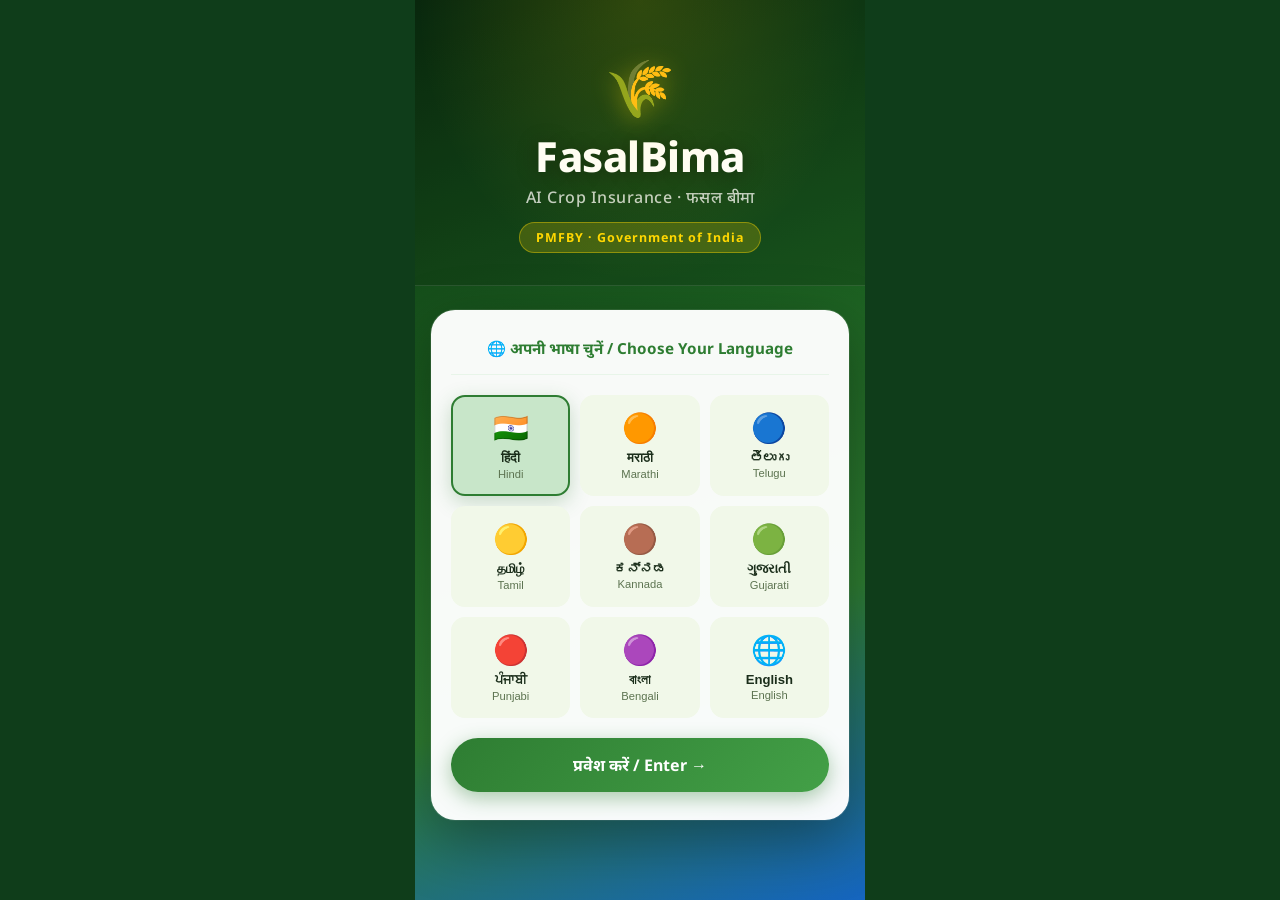
<file: index.html>
<!DOCTYPE html>
<html lang="hi">

<head>
  <meta charset="UTF-8" />
  <meta name="viewport" content="width=device-width,initial-scale=1.0" />
  <title>🌾 FasalBima – AI Crop Insurance</title>
  <link
    href="https://fonts.googleapis.com/css2?family=Noto+Sans:wght@400;600;700;800&family=Noto+Sans+Devanagari:wght@400;600;700&display=swap"
    rel="stylesheet" />
  <style>
    /* ── RESET & BASE ──────────────────────────────────────── */
    *,
    *::before,
    *::after {
      box-sizing: border-box;
      margin: 0;
      padding: 0
    }

    html,
    body {
      height: 100%;
      font-family: 'Noto Sans', 'Noto Sans Devanagari', sans-serif;
      background: #0f3d1a;
      overflow: hidden;
      color: #1a2e1a
    }

    /* ── SCREEN SYSTEM ─────────────────────────────────────── */
    .screen {
      display: none;
      position: fixed;
      inset: 0;
      overflow-y: auto;
      overflow-x: hidden;
      background: #f0f7f0;
      animation: slideUp .35s cubic-bezier(.4, 0, .2, 1)
    }

    .screen.active {
      display: block
    }

    @keyframes slideUp {
      from {
        opacity: 0;
        transform: translateY(20px)
      }

      to {
        opacity: 1;
        transform: translateY(0)
      }
    }

    /* ── LANGUAGE SCREEN ───────────────────────────────────── */
    #screen-language {
      background: linear-gradient(160deg, #0a2e0f 0%, #1b5e20 40%, #2e7d32 70%, #1565c0 100%);
      display: flex;
      flex-direction: column;
      align-items: center;
      justify-content: flex-start;
      padding: 0 0 40px;
    }

    .lang-hero {
      width: 100%;
      text-align: center;
      padding: 48px 24px 32px;
      background: rgba(0, 0, 0, 0.15);
      border-bottom: 1px solid rgba(255, 255, 255, 0.1);
      position: relative;
      overflow: hidden;
    }

    .lang-hero::before {
      content: '';
      position: absolute;
      inset: 0;
      background: radial-gradient(ellipse at 50% 0%, rgba(255, 215, 0, 0.15) 0%, transparent 70%);
    }

    .wheat-emoji {
      font-size: 3.5rem;
      display: block;
      margin-bottom: 12px;
      filter: drop-shadow(0 4px 12px rgba(255, 215, 0, 0.4));
      animation: float 3s ease-in-out infinite
    }

    @keyframes float {

      0%,
      100% {
        transform: translateY(0)
      }

      50% {
        transform: translateY(-8px)
      }
    }

    .app-title {
      font-size: 2.6rem;
      font-weight: 800;
      color: #fff;
      letter-spacing: -.5px;
      text-shadow: 0 2px 20px rgba(0, 0, 0, 0.4);
      line-height: 1
    }

    .app-sub {
      color: rgba(255, 255, 255, .75);
      font-size: 1rem;
      margin-top: 8px;
      font-weight: 500;
      letter-spacing: .5px
    }

    .pmfby-badge {
      display: inline-block;
      margin-top: 14px;
      padding: 6px 16px;
      background: rgba(255, 215, 0, 0.2);
      border: 1px solid rgba(255, 215, 0, 0.4);
      border-radius: 50px;
      color: #FFD700;
      font-size: .78rem;
      font-weight: 700;
      letter-spacing: 1px;
    }

    .lang-card {
      width: calc(100% - 32px);
      max-width: 460px;
      margin: 24px auto 0;
      background: rgba(255, 255, 255, 0.97);
      border-radius: 24px;
      padding: 28px 20px;
      box-shadow: 0 20px 60px rgba(0, 0, 0, 0.35), 0 0 0 1px rgba(255, 255, 255, 0.1);
    }

    .lang-prompt {
      text-align: center;
      font-size: .95rem;
      font-weight: 700;
      color: #2e7d32;
      margin-bottom: 20px;
      padding-bottom: 16px;
      border-bottom: 1px solid #e8f5e9
    }

    .lang-grid {
      display: grid;
      grid-template-columns: repeat(3, 1fr);
      gap: 10px
    }

    .lang-opt {
      background: #f1f8e9;
      border: 2px solid transparent;
      border-radius: 14px;
      padding: 14px 6px;
      text-align: center;
      cursor: pointer;
      transition: all .22s cubic-bezier(.4, 0, .2, 1);
      outline: none;
    }

    .lang-opt:hover {
      border-color: #4caf50;
      background: #e8f5e9;
      transform: translateY(-3px);
      box-shadow: 0 6px 20px rgba(46, 125, 50, 0.18)
    }

    .lang-opt.sel {
      border-color: #2e7d32;
      background: #c8e6c9;
      box-shadow: 0 6px 20px rgba(46, 125, 50, 0.25)
    }

    .lf {
      font-size: 1.8rem;
      display: block;
      margin-bottom: 5px
    }

    .ln {
      font-size: .82rem;
      font-weight: 700;
      color: #1b2e1b
    }

    .lsub {
      font-size: .7rem;
      color: #5d7451;
      margin-top: 2px
    }

    .lang-enter-btn {
      display: block;
      width: 100%;
      margin-top: 20px;
      padding: 16px;
      background: linear-gradient(135deg, #2e7d32, #43a047);
      color: #fff;
      border: none;
      border-radius: 50px;
      font-size: 1rem;
      font-weight: 700;
      cursor: pointer;
      box-shadow: 0 6px 20px rgba(46, 125, 50, 0.4);
      transition: all .2s;
      font-family: inherit;
    }

    .lang-enter-btn:hover {
      transform: translateY(-2px);
      box-shadow: 0 10px 28px rgba(46, 125, 50, 0.5)
    }

    /* ── TOP BAR ───────────────────────────────────────────── */
    .topbar {
      position: sticky;
      top: 0;
      z-index: 50;
      background: linear-gradient(135deg, #1b5e20 0%, #2e7d32 60%, #388e3c 100%);
      padding: 14px 18px;
      display: flex;
      align-items: center;
      justify-content: space-between;
      box-shadow: 0 4px 20px rgba(0, 0, 0, 0.2);
    }

    .topbar-left {
      display: flex;
      flex-direction: column;
      gap: 3px
    }

    .greeting {
      font-size: 1.05rem;
      font-weight: 700;
      color: #fff
    }

    .location {
      font-size: .75rem;
      color: rgba(255, 255, 255, .8);
      display: flex;
      align-items: center;
      gap: 4px
    }

    .topbar-right {
      display: flex;
      align-items: center;
      gap: 10px
    }

    .lang-pill {
      background: rgba(255, 255, 255, 0.18);
      border: 1px solid rgba(255, 255, 255, 0.35);
      color: #fff;
      border-radius: 20px;
      padding: 5px 12px;
      font-size: .82rem;
      font-weight: 700;
      cursor: pointer;
      transition: background .2s;
    }

    .lang-pill:hover {
      background: rgba(255, 255, 255, 0.3)
    }

    .avatar-circle {
      width: 36px;
      height: 36px;
      border-radius: 50%;
      background: linear-gradient(135deg, #ffd740, #ff8f00);
      display: flex;
      align-items: center;
      justify-content: center;
      font-weight: 800;
      font-size: .95rem;
      color: #fff;
      box-shadow: 0 2px 8px rgba(0, 0, 0, 0.2);
    }

    /* ── WEATHER CARD ──────────────────────────────────────── */
    .weather-card {
      margin: 16px;
      border-radius: 20px;
      overflow: hidden;
      background: linear-gradient(135deg, #0277bd, #0288d1, #039be5);
      box-shadow: 0 8px 32px rgba(2, 119, 189, 0.35);
    }

    .weather-inner {
      padding: 18px 20px;
      display: flex;
      align-items: center;
      gap: 12px
    }

    .weather-icon-big {
      font-size: 2.4rem;
      filter: drop-shadow(0 2px 8px rgba(0, 0, 0, 0.2))
    }

    .weather-details {
      flex: 1
    }

    .w-temp {
      font-size: 1.6rem;
      font-weight: 800;
      color: #fff;
      line-height: 1
    }

    .w-desc {
      font-size: .8rem;
      color: rgba(255, 255, 255, .85);
      margin-top: 2px
    }

    .weather-alert-pill {
      background: rgba(255, 152, 0, 0.25);
      border: 1px solid rgba(255, 152, 0, 0.5);
      border-radius: 10px;
      padding: 8px 12px;
      font-size: .75rem;
      font-weight: 600;
      color: #fff;
      text-align: center;
      max-width: 130px;
      line-height: 1.3;
    }

    .ndvi-strip {
      background: rgba(0, 0, 0, 0.15);
      padding: 10px 20px;
      display: flex;
      align-items: center;
      gap: 8px;
      border-top: 1px solid rgba(255, 255, 255, 0.1);
    }

    .ndvi-val {
      font-size: .8rem;
      color: rgba(255, 255, 255, .9);
      font-weight: 600
    }

    .ndvi-bar {
      flex: 1;
      height: 6px;
      background: rgba(255, 255, 255, 0.2);
      border-radius: 3px;
      overflow: hidden
    }

    .ndvi-fill {
      height: 100%;
      width: 72%;
      background: linear-gradient(90deg, #69f0ae, #00e676);
      border-radius: 3px
    }

    /* ── SECTION HEADING ───────────────────────────────────── */
    .sec-head {
      padding: 16px 18px 10px;
      font-size: .78rem;
      font-weight: 700;
      color: #5d7451;
      text-transform: uppercase;
      letter-spacing: .8px
    }

    /* ── MENU GRID ─────────────────────────────────────────── */
    .menu-grid {
      display: grid;
      grid-template-columns: repeat(3, 1fr);
      gap: 12px;
      padding: 0 16px
    }

    .menu-card {
      background: #fff;
      border: none;
      border-radius: 20px;
      padding: 20px 10px 16px;
      display: flex;
      flex-direction: column;
      align-items: center;
      gap: 8px;
      cursor: pointer;
      box-shadow: 0 4px 16px rgba(0, 0, 0, 0.08);
      transition: all .22s cubic-bezier(.4, 0, .2, 1);
      position: relative;
      overflow: hidden;
    }

    .menu-card::before {
      content: '';
      position: absolute;
      inset: 0;
      border-radius: 20px;
      background: linear-gradient(135deg, rgba(46, 125, 50, 0.05), transparent);
      opacity: 0;
      transition: opacity .2s;
    }

    .menu-card:hover::before {
      opacity: 1
    }

    .menu-card:hover {
      transform: translateY(-5px) scale(1.03);
      box-shadow: 0 12px 32px rgba(46, 125, 50, 0.18)
    }

    .menu-card:active {
      transform: scale(.97)
    }

    .m-icon-wrap {
      width: 52px;
      height: 52px;
      border-radius: 16px;
      display: flex;
      align-items: center;
      justify-content: center;
      font-size: 1.8rem;
      box-shadow: 0 4px 12px rgba(0, 0, 0, 0.1);
    }

    .ic-red {
      background: linear-gradient(135deg, #ff6b6b, #e53935)
    }

    .ic-blue {
      background: linear-gradient(135deg, #42a5f5, #1565c0)
    }

    .ic-green {
      background: linear-gradient(135deg, #66bb6a, #2e7d32)
    }

    .ic-amber {
      background: linear-gradient(135deg, #ffca28, #e65100)
    }

    .ic-teal {
      background: linear-gradient(135deg, #26c6da, #00838f)
    }

    .ic-purple {
      background: linear-gradient(135deg, #ab47bc, #4a148c)
    }

    .m-title {
      font-size: .8rem;
      font-weight: 700;
      color: #1b2e1b;
      text-align: center;
      line-height: 1.3
    }

    .m-sub {
      font-size: .68rem;
      color: #80a07d;
      text-align: center
    }

    /* ── SCHEME BANNER ─────────────────────────────────────── */
    .scheme-banner {
      margin: 16px;
      border-radius: 18px;
      padding: 16px 20px;
      background: linear-gradient(135deg, #bf360c, #e64a19, #ff7043);
      box-shadow: 0 8px 24px rgba(230, 74, 25, 0.35);
      display: flex;
      align-items: center;
      gap: 14px;
    }

    .scheme-icon {
      font-size: 2rem;
      filter: drop-shadow(0 2px 6px rgba(0, 0, 0, 0.2))
    }

    .scheme-info {
      flex: 1
    }

    .scheme-tag {
      font-size: .72rem;
      color: rgba(255, 255, 255, .8);
      font-weight: 700;
      letter-spacing: 1px;
      text-transform: uppercase
    }

    .scheme-desc {
      font-size: .95rem;
      font-weight: 700;
      color: #fff;
      margin-top: 2px
    }

    .scheme-arrow {
      color: rgba(255, 255, 255, .7);
      font-size: 1.2rem
    }

    /* ── PAGE HEADER ───────────────────────────────────────── */
    .page-header {
      position: sticky;
      top: 0;
      z-index: 50;
      background: linear-gradient(135deg, #1b5e20, #2e7d32, #388e3c);
      padding: 14px 18px;
      display: flex;
      align-items: center;
      gap: 14px;
      box-shadow: 0 4px 20px rgba(0, 0, 0, 0.2);
    }

    .back-btn {
      width: 38px;
      height: 38px;
      border-radius: 12px;
      border: none;
      cursor: pointer;
      background: rgba(255, 255, 255, 0.18);
      color: #fff;
      font-size: 1.2rem;
      display: flex;
      align-items: center;
      justify-content: center;
      transition: background .2s;
      flex-shrink: 0;
    }

    .back-btn:hover {
      background: rgba(255, 255, 255, 0.3)
    }

    .page-title {
      font-size: 1.1rem;
      font-weight: 700;
      color: #fff
    }

    /* ── STEP PROGRESS ─────────────────────────────────────── */
    .step-progress {
      padding: 20px 20px 8px;
      display: flex;
      align-items: center
    }

    .sp-dot {
      width: 34px;
      height: 34px;
      border-radius: 50%;
      background: #dcedc8;
      color: #9ccc65;
      font-weight: 700;
      font-size: .88rem;
      display: flex;
      align-items: center;
      justify-content: center;
      flex-shrink: 0;
      transition: all .3s;
    }

    .sp-dot.active {
      background: linear-gradient(135deg, #2e7d32, #43a047);
      color: #fff;
      box-shadow: 0 0 0 5px rgba(46, 125, 50, 0.15)
    }

    .sp-dot.done {
      background: linear-gradient(135deg, #66bb6a, #43a047);
      color: #fff
    }

    .sp-line {
      flex: 1;
      height: 3px;
      background: #dcedc8;
      border-radius: 2px
    }

    /* ── REPORT STEPS ──────────────────────────────────────── */
    .rstep {
      display: none;
      padding: 16px 16px 24px;
      animation: slideUp .3s ease
    }

    .rstep.active {
      display: block
    }

    .rstep-head {
      font-size: .95rem;
      font-weight: 700;
      color: #1b2e1b;
      margin-bottom: 14px;
      padding-left: 4px
    }

    .rstep-head .rh-icon {
      margin-right: 6px
    }

    /* CROP PICK GRID */
    .crop-pick {
      display: grid;
      grid-template-columns: repeat(4, 1fr);
      gap: 10px;
      margin-bottom: 4px
    }

    .crop-btn {
      background: #fff;
      border: 2px solid #e8f5e9;
      border-radius: 14px;
      padding: 12px 6px;
      text-align: center;
      cursor: pointer;
      transition: all .2s;
      box-shadow: 0 2px 8px rgba(0, 0, 0, 0.05);
    }

    .crop-btn:hover,
    .crop-btn.sel {
      border-color: #4caf50;
      background: #f1f8e9;
      transform: scale(1.05)
    }

    .crop-btn.sel {
      box-shadow: 0 4px 14px rgba(46, 125, 50, 0.2)
    }

    .cb-emoji {
      font-size: 1.9rem;
      display: block;
      margin-bottom: 4px
    }

    .cb-name {
      font-size: .68rem;
      font-weight: 700;
      color: #2e7d32
    }

    /* CAUSE GRID */
    .cause-grid {
      display: grid;
      grid-template-columns: repeat(3, 1fr);
      gap: 10px;
      margin-bottom: 16px
    }

    .cause-btn {
      background: #fff;
      border: 2px solid #fff3e0;
      border-radius: 14px;
      padding: 14px 8px;
      text-align: center;
      cursor: pointer;
      transition: all .2s;
      box-shadow: 0 2px 8px rgba(0, 0, 0, 0.05);
    }

    .cause-btn:hover,
    .cause-btn.sel {
      border-color: #ff9800;
      background: #fff8e1;
      transform: scale(1.04)
    }

    .cause-btn.sel {
      box-shadow: 0 4px 14px rgba(255, 152, 0, 0.2)
    }

    .cau-emoji {
      font-size: 1.6rem;
      display: block;
      margin-bottom: 4px
    }

    .cau-name {
      font-size: .7rem;
      font-weight: 700;
      color: #e65100
    }

    /* PHOTO AREA */
    .photo-zone {
      border: 2px dashed #a5d6a7;
      border-radius: 18px;
      padding: 24px;
      background: linear-gradient(135deg, #f1f8e9, #e8f5e9);
      text-align: center;
      margin-bottom: 14px;
    }

    .photo-upload-lbl {
      display: inline-flex;
      align-items: center;
      gap: 10px;
      cursor: pointer;
      background: linear-gradient(135deg, #2e7d32, #43a047);
      color: #fff;
      padding: 14px 28px;
      border-radius: 50px;
      font-size: .95rem;
      font-weight: 700;
      box-shadow: 0 6px 20px rgba(46, 125, 50, 0.35);
      transition: all .2s;
    }

    .photo-upload-lbl:hover {
      transform: scale(1.04);
      box-shadow: 0 10px 28px rgba(46, 125, 50, 0.45)
    }

    .photo-preview {
      display: flex;
      flex-wrap: wrap;
      gap: 10px;
      justify-content: center;
      margin-top: 14px
    }

    .thumb {
      width: 80px;
      height: 80px;
      object-fit: cover;
      border-radius: 12px;
      border: 3px solid #a5d6a7;
      box-shadow: 0 4px 12px rgba(0, 0, 0, 0.12)
    }

    #photoFile {
      display: none
    }

    .photo-hint {
      font-size: .78rem;
      color: #81c784;
      margin-top: 10px;
      font-weight: 500
    }

    /* VOICE */
    .voice-zone {
      text-align: center;
      margin-bottom: 14px
    }

    .voice-btn {
      display: inline-flex;
      align-items: center;
      gap: 10px;
      background: linear-gradient(135deg, #1565c0, #1976d2);
      color: #fff;
      border: none;
      padding: 16px 32px;
      border-radius: 50px;
      font-size: .95rem;
      font-weight: 700;
      cursor: pointer;
      box-shadow: 0 6px 20px rgba(21, 101, 192, 0.35);
      transition: all .2s;
      font-family: inherit;
    }

    .voice-btn:hover {
      transform: scale(1.04)
    }

    .voice-btn.rec {
      background: linear-gradient(135deg, #c62828, #d32f2f);
      animation: pulse 1.2s infinite
    }

    @keyframes pulse {

      0%,
      100% {
        box-shadow: 0 6px 20px rgba(198, 40, 40, 0.35)
      }

      50% {
        box-shadow: 0 6px 30px rgba(198, 40, 40, 0.6), 0 0 0 10px rgba(198, 40, 40, 0.1)
      }
    }

    .transcript-box {
      min-height: 52px;
      margin-top: 12px;
      padding: 14px 16px;
      background: #f3f4f6;
      border-radius: 12px;
      font-size: .88rem;
      color: #6b7280;
      font-style: italic;
      text-align: left;
      border: 1px solid #e5e7eb;
    }

    /* LAND FORM */
    .form-card {
      background: #fff;
      border-radius: 18px;
      padding: 18px;
      margin-bottom: 14px;
      box-shadow: 0 4px 16px rgba(0, 0, 0, 0.06)
    }

    .f-label {
      font-size: .85rem;
      font-weight: 700;
      color: #2e7d32;
      margin-bottom: 8px;
      display: block
    }

    .f-input {
      width: 100%;
      padding: 14px 16px;
      border: 2px solid #e8f5e9;
      border-radius: 12px;
      font-size: 1rem;
      font-family: inherit;
      color: #1b2e1b;
      outline: none;
      transition: border .2s;
      background: #f9fdf9;
    }

    .f-input:focus {
      border-color: #4caf50
    }

    .area-row {
      display: flex;
      align-items: center;
      gap: 14px
    }

    .area-minus,
    .area-plus {
      width: 44px;
      height: 44px;
      border-radius: 50%;
      border: none;
      cursor: pointer;
      background: linear-gradient(135deg, #2e7d32, #43a047);
      color: #fff;
      font-size: 1.4rem;
      display: flex;
      align-items: center;
      justify-content: center;
      box-shadow: 0 4px 12px rgba(46, 125, 50, 0.3);
      transition: all .2s;
      flex-shrink: 0;
    }

    .area-minus:hover,
    .area-plus:hover {
      transform: scale(1.12)
    }

    .area-num {
      font-size: 2rem;
      font-weight: 800;
      color: #1b2e1b;
      min-width: 60px;
      text-align: center
    }

    .area-unit-lbl {
      font-size: .9rem;
      color: #5d7451;
      font-weight: 600
    }

    .slider-wrap {
      margin-top: 4px
    }

    .loss-slider {
      width: 100%;
      appearance: none;
      -webkit-appearance: none;
      height: 10px;
      border-radius: 5px;
      background: linear-gradient(90deg, #66bb6a, #ffa726, #ef5350);
      outline: none;
      cursor: pointer
    }

    .loss-slider::-webkit-slider-thumb {
      -webkit-appearance: none;
      width: 30px;
      height: 30px;
      border-radius: 50%;
      background: #fff;
      border: 3px solid #2e7d32;
      box-shadow: 0 2px 10px rgba(0, 0, 0, 0.2);
      cursor: pointer
    }

    .loss-big {
      text-align: center;
      font-size: 2.2rem;
      font-weight: 800;
      color: #e65100;
      margin-top: 6px
    }

    /* ── BUTTONS ───────────────────────────────────────────── */
    .btn-primary {
      display: block;
      width: 100%;
      padding: 17px;
      background: linear-gradient(135deg, #2e7d32, #43a047);
      color: #fff;
      border: none;
      border-radius: 50px;
      font-size: 1rem;
      font-weight: 700;
      cursor: pointer;
      box-shadow: 0 6px 20px rgba(46, 125, 50, 0.38);
      margin-top: 18px;
      transition: all .22s;
      font-family: inherit;
    }

    .btn-primary:hover {
      transform: translateY(-2px);
      box-shadow: 0 10px 28px rgba(46, 125, 50, 0.45)
    }

    .btn-sec {
      display: block;
      width: 100%;
      padding: 15px;
      background: #fff;
      color: #2e7d32;
      border: 2px solid #a5d6a7;
      border-radius: 50px;
      font-size: .95rem;
      font-weight: 700;
      cursor: pointer;
      margin-top: 12px;
      transition: all .2s;
      font-family: inherit;
    }

    .btn-sec:hover {
      background: #e8f5e9
    }

    .btn-row {
      display: grid;
      grid-template-columns: 1fr 1fr;
      gap: 10px
    }

    .btn-row .btn-sec {
      margin-top: 18px
    }

    .btn-row .btn-primary {
      margin-top: 18px
    }

    /* ── AI RESULT ─────────────────────────────────────────── */
    .ai-card {
      background: #fff;
      border-radius: 20px;
      margin: 16px;
      padding: 28px 20px;
      box-shadow: 0 8px 32px rgba(0, 0, 0, 0.1);
      text-align: center
    }

    .spinner-wrap {
      padding: 40px 0
    }

    .spinner {
      width: 64px;
      height: 64px;
      border: 6px solid #e8f5e9;
      border-top-color: #2e7d32;
      border-radius: 50%;
      margin: 0 auto 20px;
      animation: spin .9s linear infinite
    }

    @keyframes spin {
      to {
        transform: rotate(360deg)
      }
    }

    .spin-lbl {
      font-size: .95rem;
      color: #5d7451;
      font-weight: 600
    }

    .result-tick {
      font-size: 3.5rem;
      margin-bottom: 10px
    }

    .result-h {
      font-size: 1.4rem;
      font-weight: 800;
      color: #2e7d32;
      margin-bottom: 16px
    }

    .claim-id-box {
      background: linear-gradient(135deg, #e8f5e9, #c8e6c9);
      border: 1px solid #a5d6a7;
      border-radius: 14px;
      padding: 14px 20px;
      margin-bottom: 20px;
    }

    .claim-id-lbl {
      font-size: .75rem;
      font-weight: 700;
      color: #5d7451;
      text-transform: uppercase;
      letter-spacing: .5px;
      display: block;
      margin-bottom: 4px
    }

    .claim-id-val {
      font-size: 1.2rem;
      font-weight: 800;
      color: #2e7d32;
      font-family: monospace;
      letter-spacing: 1px
    }

    .ai-assess {
      background: #f9fafb;
      border-radius: 14px;
      padding: 16px;
      margin-bottom: 16px;
      text-align: left
    }

    .assess-head {
      font-size: .78rem;
      font-weight: 700;
      text-transform: uppercase;
      letter-spacing: .5px;
      color: #9ccc65;
      text-align: center;
      margin-bottom: 14px
    }

    .bar-row {
      display: flex;
      align-items: center;
      gap: 8px;
      margin-bottom: 10px;
      font-size: .82rem;
      font-weight: 600
    }

    .bar-row-lbl {
      width: 100px;
      flex-shrink: 0;
      color: #5d7451
    }

    .bar-track {
      flex: 1;
      height: 11px;
      background: #e0e0e0;
      border-radius: 6px;
      overflow: hidden
    }

    .bar-fill {
      height: 100%;
      border-radius: 6px;
      transition: width 1.2s cubic-bezier(.4, 0, .2, 1)
    }

    .bf-red {
      background: linear-gradient(90deg, #ef5350, #b71c1c)
    }

    .bf-orange {
      background: linear-gradient(90deg, #ffa726, #e65100)
    }

    .bf-green {
      background: linear-gradient(90deg, #66bb6a, #2e7d32)
    }

    .bar-pct {
      width: 38px;
      text-align: right;
      font-weight: 700;
      color: #1b2e1b
    }

    .sat-verified {
      display: inline-block;
      background: #e3f2fd;
      border: 1px solid #90caf9;
      border-radius: 8px;
      padding: 8px 14px;
      font-size: .8rem;
      color: #1565c0;
      font-weight: 700;
      margin-bottom: 16px;
    }

    .credit-note {
      font-size: .88rem;
      color: #5d7451;
      margin-bottom: 20px;
      line-height: 1.5
    }

    /* ── CLAIMS LIST ───────────────────────────────────────── */
    .claims-wrap {
      padding: 16px;
      display: flex;
      flex-direction: column;
      gap: 12px
    }

    .claim-card {
      background: #fff;
      border-radius: 18px;
      padding: 16px;
      box-shadow: 0 4px 16px rgba(0, 0, 0, 0.07);
      display: flex;
      align-items: center;
      gap: 12px;
      transition: transform .2s;
    }

    .claim-card:hover {
      transform: translateY(-2px)
    }

    .cc-icon {
      font-size: 2.2rem;
      flex-shrink: 0;
      width: 48px;
      height: 48px;
      border-radius: 14px;
      background: #e8f5e9;
      display: flex;
      align-items: center;
      justify-content: center
    }

    .cc-body {
      flex: 1;
      min-width: 0
    }

    .cc-name {
      font-size: .9rem;
      font-weight: 700;
      color: #1b2e1b
    }

    .cc-date {
      font-size: .75rem;
      color: #80a07d;
      margin-top: 2px
    }

    .cc-amount {
      font-size: 1.05rem;
      font-weight: 800;
      color: #2e7d32;
      margin-top: 4px
    }

    .badge {
      padding: 5px 12px;
      border-radius: 20px;
      font-size: .72rem;
      font-weight: 700;
      flex-shrink: 0
    }

    .b-approved {
      background: #e8f5e9;
      color: #2e7d32;
      border: 1px solid #a5d6a7
    }

    .b-pending {
      background: #fff8e1;
      color: #e65100;
      border: 1px solid #ffe082
    }

    .b-review {
      background: #e3f2fd;
      color: #1565c0;
      border: 1px solid #90caf9
    }

    .claims-total {
      background: linear-gradient(135deg, #2e7d32, #43a047);
      border-radius: 18px;
      padding: 18px 20px;
      margin: 0 16px 4px;
      display: flex;
      justify-content: space-between;
      align-items: center;
      box-shadow: 0 6px 20px rgba(46, 125, 50, 0.3);
    }

    .ct-label {
      font-size: .82rem;
      color: rgba(255, 255, 255, .8);
      font-weight: 600;
      margin-bottom: 4px
    }

    .ct-val {
      font-size: 1.6rem;
      font-weight: 800;
      color: #fff
    }

    /* ── CROP REGISTRATION ─────────────────────────────────── */
    .crop-reg-body {
      padding: 16px
    }

    .season-row {
      display: flex;
      gap: 10px;
      margin-bottom: 4px
    }

    .s-btn {
      flex: 1;
      padding: 14px;
      border: 2px solid #e8f5e9;
      border-radius: 14px;
      background: #fff;
      font-size: .9rem;
      font-weight: 700;
      color: #80a07d;
      cursor: pointer;
      transition: all .2s;
      font-family: inherit
    }

    .s-btn.sel {
      border-color: #2e7d32;
      background: #e8f5e9;
      color: #2e7d32
    }

    /* ── ADVISORY ──────────────────────────────────────────── */
    .adv-wrap {
      padding: 16px;
      display: flex;
      flex-direction: column;
      gap: 12px
    }

    .adv-card {
      background: #fff;
      border-radius: 18px;
      padding: 18px;
      box-shadow: 0 4px 16px rgba(0, 0, 0, 0.07);
      border-left: 5px solid
    }

    .adv-card.danger {
      border-color: #e53935
    }

    .adv-card.warning {
      border-color: #ff9800
    }

    .adv-card.info {
      border-color: #2e7d32
    }

    .adv-card.scheme {
      border-color: #1565c0
    }

    .adv-tag {
      font-size: .7rem;
      font-weight: 700;
      text-transform: uppercase;
      letter-spacing: .5px;
      margin-bottom: 6px
    }

    .adv-title {
      font-size: .95rem;
      font-weight: 700;
      color: #1b2e1b;
      margin-bottom: 6px
    }

    .adv-desc {
      font-size: .82rem;
      color: #5d7451;
      line-height: 1.55
    }

    .adv-date {
      font-size: .72rem;
      color: #bdbdbd;
      margin-top: 8px
    }

    /* ── HELPLINE ──────────────────────────────────────────── */
    .hl-wrap {
      padding: 16px;
      display: flex;
      flex-direction: column;
      gap: 12px
    }

    .hl-card {
      background: #fff;
      border-radius: 18px;
      padding: 18px 16px;
      box-shadow: 0 4px 16px rgba(0, 0, 0, 0.07);
      display: flex;
      align-items: center;
      gap: 14px;
    }

    .hl-iw {
      width: 52px;
      height: 52px;
      border-radius: 16px;
      display: flex;
      align-items: center;
      justify-content: center;
      font-size: 1.8rem;
      flex-shrink: 0
    }

    .hl-iw.red {
      background: linear-gradient(135deg, #ff6b6b, #e53935)
    }

    .hl-iw.green {
      background: linear-gradient(135deg, #66bb6a, #2e7d32)
    }

    .hl-iw.blue {
      background: linear-gradient(135deg, #42a5f5, #1565c0)
    }

    .hl-body {
      flex: 1
    }

    .hl-name {
      font-size: .88rem;
      font-weight: 700;
      color: #1b2e1b
    }

    .hl-num {
      font-size: 1.1rem;
      font-weight: 800;
      color: #2e7d32;
      text-decoration: none;
      display: block;
      margin-top: 2px
    }

    .hl-hrs {
      font-size: .72rem;
      color: #80a07d;
      margin-top: 2px
    }

    .call-fab {
      width: 46px;
      height: 46px;
      border-radius: 50%;
      background: linear-gradient(135deg, #2e7d32, #43a047);
      display: flex;
      align-items: center;
      justify-content: center;
      font-size: 1.3rem;
      text-decoration: none;
      box-shadow: 0 4px 14px rgba(46, 125, 50, 0.35);
      transition: transform .2s;
      flex-shrink: 0;
    }

    .call-fab:hover {
      transform: scale(1.12)
    }

    .wa-card {
      background: linear-gradient(135deg, #e8f5e9, #f1f8e9);
      border: 1px solid #a5d6a7;
      border-radius: 18px;
      padding: 18px;
      display: flex;
      align-items: center;
      gap: 14px;
      box-shadow: 0 4px 16px rgba(46, 125, 50, 0.1);
    }

    .wa-name {
      font-size: .9rem;
      font-weight: 700;
      color: #2e7d32
    }

    .wa-sub {
      font-size: .8rem;
      color: #5d7451;
      margin-top: 2px
    }

    .wa-btn {
      margin-left: auto;
      background: linear-gradient(135deg, #25D366, #128C7E);
      color: #fff;
      padding: 10px 20px;
      border-radius: 50px;
      text-decoration: none;
      font-weight: 700;
      font-size: .88rem;
      box-shadow: 0 4px 14px rgba(37, 211, 102, 0.35);
      flex-shrink: 0;
      transition: transform .2s;
    }

    .wa-btn:hover {
      transform: scale(1.06)
    }

    /* ── SATELLITE ─────────────────────────────────────────── */
    .sat-wrap {
      padding: 16px
    }

    .sat-tabs {
      display: flex;
      gap: 8px;
      margin-bottom: 16px
    }

    .sat-tab {
      flex: 1;
      padding: 12px;
      border: 2px solid #e8f5e9;
      border-radius: 12px;
      background: #fff;
      font-weight: 700;
      cursor: pointer;
      font-size: .88rem;
      color: #80a07d;
      transition: all .2s;
      font-family: inherit;
    }

    .sat-tab.sel {
      border-color: #2e7d32;
      background: #e8f5e9;
      color: #2e7d32
    }

    .sat-map {
      height: 250px;
      border-radius: 20px;
      position: relative;
      overflow: hidden;
      box-shadow: 0 8px 32px rgba(0, 0, 0, 0.15);
      margin-bottom: 16px;
    }

    .sat-grad {
      position: absolute;
      inset: 0;
      transition: background .5s
    }

    .ndvi-grad {
      background: radial-gradient(ellipse at 30% 65%, #1b5e20 0%, #43a047 20%, #c5e1a5 40%, #ffeb3b 60%, #ef5350 80%, #880e4f 100%)
    }

    .rgb-grad {
      background: linear-gradient(140deg, #8bc34a 0%, #cddc39 25%, #ffeb3b 50%, #ffa000 75%, #4caf50 100%)
    }

    .sar-grad {
      background: linear-gradient(140deg, #263238 0%, #37474f 30%, #546e7a 55%, #78909c 75%, #b0bec5 100%)
    }

    .sat-label-overlay {
      position: absolute;
      bottom: 14px;
      left: 14px;
      background: rgba(0, 0, 0, 0.65);
      color: #fff;
      padding: 6px 14px;
      border-radius: 8px;
      font-size: .78rem;
      font-weight: 600;
    }

    .sat-legend {
      position: absolute;
      top: 14px;
      right: 14px;
      background: rgba(255, 255, 255, 0.93);
      padding: 10px 14px;
      border-radius: 10px;
      font-size: .75rem;
      font-weight: 600;
      display: flex;
      flex-direction: column;
      gap: 5px;
      box-shadow: 0 2px 8px rgba(0, 0, 0, 0.1);
    }

    .leg-dot {
      font-size: 1rem;
      margin-right: 4px
    }

    .sat-stats {
      display: flex;
      gap: 10px
    }

    .sstat {
      flex: 1;
      background: #fff;
      border-radius: 16px;
      padding: 16px 10px;
      text-align: center;
      box-shadow: 0 4px 16px rgba(0, 0, 0, 0.07)
    }

    .sstat-num {
      font-size: 1.7rem;
      font-weight: 800
    }

    .sstat-lbl {
      font-size: .72rem;
      color: #80a07d;
      margin-top: 4px;
      font-weight: 600
    }

    .sn-green {
      color: #2e7d32
    }

    .sn-amber {
      color: #ff9800
    }

    .sn-red {
      color: #e53935
    }

    /* ── BOTTOM NAV ────────────────────────────────────────── */
    #bottomNav {
      display: none;
      position: fixed;
      bottom: 0;
      left: 0;
      right: 0;
      background: rgba(255, 255, 255, 0.97);
      backdrop-filter: blur(12px);
      border-top: 1px solid #e8f5e9;
      box-shadow: 0 -4px 24px rgba(0, 0, 0, 0.1);
      z-index: 100;
      padding: 6px 0 env(safe-area-inset-bottom, 0);
    }

    .bnav {
      display: flex
    }

    .nav-btn {
      flex: 1;
      display: flex;
      flex-direction: column;
      align-items: center;
      gap: 4px;
      padding: 8px 4px;
      background: none;
      border: none;
      cursor: pointer;
      transition: all .2s;
    }

    .nav-btn .nicn {
      font-size: 1.4rem;
      transition: transform .2s
    }

    .nav-btn.act .nicn {
      transform: scale(1.15)
    }

    .nav-lbl {
      font-size: .65rem;
      color: #80a07d;
      font-family: inherit;
      font-weight: 600
    }

    .nav-btn.act .nav-lbl {
      color: #2e7d32;
      font-weight: 800
    }

    .nav-btn.act {
      position: relative
    }

    .nav-btn.act::before {
      content: '';
      position: absolute;
      top: 0;
      left: 20%;
      right: 20%;
      height: 3px;
      background: linear-gradient(90deg, #2e7d32, #66bb6a);
      border-radius: 0 0 4px 4px;
    }

    /* ── UTIL ───────────────────────────────────────────────── */
    .mt16 {
      margin-top: 16px
    }

    .mt8 {
      margin-top: 8px
    }

    .hidden {
      display: none !important
    }

    @media(min-width:600px) {
      .screen {
        left: 50%;
        transform: translateX(-50%);
        width: 450px
      }

      .screen.active {
        display: block
      }

      #bottomNav {
        left: 50%;
        transform: translateX(-50%);
        width: 450px
      }
    }

    @media(max-width:360px) {
      .menu-grid {
        grid-template-columns: repeat(2, 1fr)
      }

      .crop-pick {
        grid-template-columns: repeat(3, 1fr)
      }
    }
  </style>
</head>

<body>

  <!-- ═══════════════════════════════════════════
     SCREEN 1 · LANGUAGE SELECTION
════════════════════════════════════════════ -->
  <div id="screen-language" class="screen active">
    <div class="lang-hero">
      <span class="wheat-emoji">🌾</span>
      <h1 class="app-title">FasalBima</h1>
      <p class="app-sub">AI Crop Insurance · फसल बीमा</p>
      <span class="pmfby-badge">PMFBY · Government of India</span>
    </div>
    <div class="lang-card">
      <p class="lang-prompt">🌐 अपनी भाषा चुनें / Choose Your Language</p>
      <div class="lang-grid" id="langGrid"></div>
      <button class="lang-enter-btn" id="langEnterBtn" onclick="enterApp()">प्रवेश करें / Enter →</button>
    </div>
  </div>

  <!-- ═══════════════════════════════════════════
     SCREEN 2 · HOME DASHBOARD
════════════════════════════════════════════ -->
  <div id="screen-home" class="screen">
    <div class="topbar">
      <div class="topbar-left">
        <span class="greeting" id="greetText">नमस्ते, किसान! 👋</span>
        <span class="location">📍 Varanasi, Uttar Pradesh</span>
      </div>
      <div class="topbar-right">
        <button class="lang-pill" onclick="goTo('screen-language')" id="langPillBtn">हि</button>
        <div class="avatar-circle">R</div>
      </div>
    </div>

    <div class="weather-card">
      <div class="weather-inner">
        <span class="weather-icon-big">⛅</span>
        <div class="weather-details">
          <div class="w-temp">32°C</div>
          <div class="w-desc">Partly Cloudy · Varanasi</div>
        </div>
        <div class="weather-alert-pill">⚠️ <span id="wAlertText">भारी बारिश 2 दिन में</span></div>
      </div>
      <div class="ndvi-strip">
        <span class="ndvi-val">🛰️ NDVI: 0.72 (Good)</span>
        <div class="ndvi-bar">
          <div class="ndvi-fill"></div>
        </div>
        <span class="ndvi-val">Healthy</span>
      </div>
    </div>

    <div class="sec-head" id="homeSecHead">क्या करना है? / What do you need?</div>
    <div class="menu-grid">
      <button class="menu-card" onclick="goTo('screen-report')">
        <div class="m-icon-wrap ic-red">📸</div>
        <div class="m-title" id="mn1">नुकसान रिपोर्ट</div>
        <div class="m-sub">Report Damage</div>
      </button>
      <button class="menu-card" onclick="goTo('screen-claims')">
        <div class="m-icon-wrap ic-blue">📋</div>
        <div class="m-title" id="mn2">मेरे दावे</div>
        <div class="m-sub">My Claims</div>
      </button>
      <button class="menu-card" onclick="goTo('screen-crop')">
        <div class="m-icon-wrap ic-green">🌱</div>
        <div class="m-title" id="mn3">फसल दर्ज करें</div>
        <div class="m-sub">Register Crop</div>
      </button>
      <button class="menu-card" onclick="goTo('screen-advisory')">
        <div class="m-icon-wrap ic-amber">🧑‍🌾</div>
        <div class="m-title" id="mn4">सलाह</div>
        <div class="m-sub">Advisory</div>
      </button>
      <button class="menu-card" onclick="goTo('screen-helpline')">
        <div class="m-icon-wrap ic-teal">📞</div>
        <div class="m-title" id="mn5">हेल्पलाइन</div>
        <div class="m-sub">Helpline</div>
      </button>
      <button class="menu-card" onclick="goTo('screen-satellite')">
        <div class="m-icon-wrap ic-purple">🛰️</div>
        <div class="m-title" id="mn6">सैटेलाइट</div>
        <div class="m-sub">Satellite Map</div>
      </button>
    </div>

    <div class="scheme-banner mt16">
      <span class="scheme-icon">🏛️</span>
      <div class="scheme-info">
        <div class="scheme-tag">PMFBY · PM Fasal Bima Yojana</div>
        <div class="scheme-desc" id="schText">दावा खिड़की खुली · खरीफ 2025</div>
      </div>
      <span class="scheme-arrow">›</span>
    </div>
  </div>

  <!-- ═══════════════════════════════════════════
     SCREEN 3 · REPORT DAMAGE
════════════════════════════════════════════ -->
  <div id="screen-report" class="screen">
    <div class="page-header">
      <button class="back-btn" onclick="goBack()">←</button>
      <h2 class="page-title" id="repTitle">📸 नुकसान रिपोर्ट करें</h2>
    </div>

    <div class="step-progress">
      <div class="sp-dot active" id="sp1">1</div>
      <div class="sp-line"></div>
      <div class="sp-dot" id="sp2">2</div>
      <div class="sp-line"></div>
      <div class="sp-dot" id="sp3">3</div>
      <div class="sp-line"></div>
      <div class="sp-dot" id="sp4">✓</div>
    </div>

    <!-- Step 1 -->
    <div class="rstep active" id="rs1">
      <div class="rstep-head" id="rh1">🌾 फसल चुनें / Select Your Crop</div>
      <div class="crop-pick" id="cropPickGrid"></div>
      <div class="rstep-head mt16" id="rh2">⚡ नुकसान का कारण / Cause of Damage</div>
      <div class="cause-grid" id="causePickGrid"></div>
      <button class="btn-primary" onclick="nextStep(2)" id="rsN1">आगे / Next →</button>
    </div>

    <!-- Step 2 -->
    <div class="rstep" id="rs2">
      <div class="rstep-head" id="rh3">📸 फोटो खींचें / Take Photos</div>
      <div class="photo-zone">
        <input type="file" id="photoFile" accept="image/*" capture="environment" multiple
          onchange="handlePhotos(event)" />
        <label for="photoFile" class="photo-upload-lbl">📷 <span id="pUpTxt">फोटो लें / Upload Photo</span></label>
        <div class="photo-hint" id="pHintTxt">AI आपके फोटो से नुकसान का आकलन करेगा</div>
        <div class="photo-preview" id="photoPreview"></div>
      </div>
      <div class="rstep-head" id="rh4">🎤 आवाज़ में बताएं / Describe by Voice</div>
      <div class="voice-zone">
        <button class="voice-btn" id="voiceBtn" onclick="toggleVoice()">🎤 <span id="vBtnTxt">बोलना शुरू
            करें</span></button>
        <div class="transcript-box" id="transcript">आपकी आवाज़ यहाँ दिखेगी...</div>
      </div>
      <div class="btn-row">
        <button class="btn-sec" onclick="nextStep(1)">← वापस</button>
        <button class="btn-primary" onclick="nextStep(3)" id="rsN2">आगे →</button>
      </div>
    </div>

    <!-- Step 3 -->
    <div class="rstep" id="rs3">
      <div class="rstep-head" id="rh5">🗾 भूमि की जानकारी / Land Details</div>
      <div class="form-card">
        <label class="f-label" id="khasraLbl">खसरा नंबर / Khasra No.</label>
        <input class="f-input" id="khasraInp" type="text" placeholder="जैसे: 123/4A" />
      </div>
      <div class="form-card">
        <label class="f-label" id="areaLbl">प्रभावित क्षेत्र / Affected Area (बीघा)</label>
        <div class="area-row">
          <button class="area-minus" onclick="changeArea(-0.5)">−</button>
          <span class="area-num" id="areaNum">2.0</span>
          <span class="area-unit-lbl">बीघा</span>
          <button class="area-plus" onclick="changeArea(0.5)">+</button>
        </div>
      </div>
      <div class="form-card">
        <label class="f-label" id="lossLbl">अनुमानित नुकसान / Estimated Loss</label>
        <div class="slider-wrap">
          <input type="range" class="loss-slider" id="lossSlider" min="10" max="100" step="10" value="50"
            oninput="document.getElementById('lossNum').textContent=this.value" />
          <div class="loss-big"><span id="lossNum">50</span>%</div>
        </div>
      </div>
      <div class="btn-row">
        <button class="btn-sec" onclick="nextStep(2)">← वापस</button>
        <button class="btn-primary" onclick="nextStep(4)" id="rsN3">📤 दर्ज करें</button>
      </div>
    </div>

    <!-- Step 4: AI Result -->
    <div class="rstep" id="rs4">
      <div class="ai-card">
        <div id="aiSpinner">
          <div class="spinner-wrap">
            <div class="spinner"></div>
            <div class="spin-lbl" id="spinTxt">🤖 AI विश्लेषण हो रहा है...</div>
          </div>
        </div>
        <div id="aiResult" class="hidden">
          <div class="result-tick">✅</div>
          <div class="result-h" id="rTitle">दावा दर्ज हो गया!</div>
          <div class="claim-id-box">
            <span class="claim-id-lbl" id="cIdLbl">Claim ID</span>
            <span class="claim-id-val" id="cIdVal">PMFBY-2025-087234</span>
          </div>
          <div class="ai-assess">
            <div class="assess-head" id="assessHead">🤖 AI Assessment</div>
            <div class="bar-row"><span class="bar-row-lbl" id="brl1">फसल स्वास्थ्य</span>
              <div class="bar-track">
                <div class="bar-fill bf-red" style="width:35%" id="bfHealth"></div>
              </div><span class="bar-pct">35%</span>
            </div>
            <div class="bar-row"><span class="bar-row-lbl" id="brl2">नुकसान</span>
              <div class="bar-track">
                <div class="bar-fill bf-orange" style="width:55%" id="bfDmg"></div>
              </div><span class="bar-pct">55%</span>
            </div>
            <div class="bar-row"><span class="bar-row-lbl" id="brl3">विश्वसनीयता</span>
              <div class="bar-track">
                <div class="bar-fill bf-green" style="width:91%" id="bfConf"></div>
              </div><span class="bar-pct">91%</span>
            </div>
          </div>
          <div class="sat-verified">🛰️ Satellite NDVI Cross-Verified</div>
          <p class="credit-note" id="creditNote">अगले 3 दिन में बैंक खाते में राशि आएगी।</p>
          <button class="btn-primary" onclick="goTo('screen-claims')" id="viewClaimsBtn">📋 दावे देखें</button>
          <button class="btn-sec" onclick="goTo('screen-home')" id="homeBtn">🏠 होम पर जाएं</button>
        </div>
      </div>
    </div>
  </div>

  <!-- ═══════════════════════════════════════════
     SCREEN 4 · MY CLAIMS
════════════════════════════════════════════ -->
  <div id="screen-claims" class="screen">
    <div class="page-header">
      <button class="back-btn" onclick="goBack()">←</button>
      <h2 class="page-title" id="claimTitle">📋 मेरे दावे</h2>
    </div>
    <div class="claims-total">
      <div>
        <div class="ct-label">कुल दावा राशि</div>
        <div class="ct-val">₹84,700</div>
      </div>
      <div style="text-align:right">
        <div class="ct-label">कुल दावे</div>
        <div class="ct-val">3</div>
      </div>
    </div>
    <div class="claims-wrap" id="claimsList"></div>
  </div>

  <!-- ═══════════════════════════════════════════
     SCREEN 5 · CROP REGISTRATION
════════════════════════════════════════════ -->
  <div id="screen-crop" class="screen">
    <div class="page-header">
      <button class="back-btn" onclick="goBack()">←</button>
      <h2 class="page-title" id="cropRegTitle">🌱 फसल दर्ज करें</h2>
    </div>
    <div class="crop-reg-body">
      <div class="rstep-head" id="seasonLbl">मौसम चुनें / Select Season</div>
      <div class="season-row">
        <button class="s-btn sel" onclick="selSeason('kharif',this)">🌧️ खरीफ</button>
        <button class="s-btn" onclick="selSeason('rabi',this)">❄️ रबी</button>
        <button class="s-btn" onclick="selSeason('zaid',this)">☀️ जायद</button>
      </div>
      <div class="rstep-head mt16" id="cropTypeLbl">फसल चुनें / Choose Crop</div>
      <div class="crop-pick" id="cropRegGrid"></div>
      <div class="form-card mt16">
        <label class="f-label" id="sowLbl">बुवाई तारीख / Sowing Date</label>
        <input class="f-input" type="date" id="sowDate" />
      </div>
      <div class="form-card">
        <label class="f-label">बीमा राशि / Sum Insured (₹)</label>
        <input class="f-input" type="number" id="sumIns" placeholder="जैसे: 50000" />
      </div>
      <button class="btn-primary" onclick="registerCrop()">✅ फसल दर्ज करें / Register Crop</button>
    </div>
  </div>

  <!-- ═══════════════════════════════════════════
     SCREEN 6 · ADVISORY
════════════════════════════════════════════ -->
  <div id="screen-advisory" class="screen">
    <div class="page-header">
      <button class="back-btn" onclick="goBack()">←</button>
      <h2 class="page-title" id="advTitle">🧑‍🌾 सलाह / Advisory</h2>
    </div>
    <div class="adv-wrap" id="advList"></div>
  </div>

  <!-- ═══════════════════════════════════════════
     SCREEN 7 · HELPLINE
════════════════════════════════════════════ -->
  <div id="screen-helpline" class="screen">
    <div class="page-header">
      <button class="back-btn" onclick="goBack()">←</button>
      <h2 class="page-title" id="hlTitle">📞 हेल्पलाइन</h2>
    </div>
    <div class="hl-wrap" id="hlList">
      <div class="hl-card">
        <div class="hl-iw red">🆘</div>
        <div class="hl-body">
          <div class="hl-name">PMFBY Helpline</div>
          <a href="tel:14447" class="hl-num">14447</a>
          <div class="hl-hrs">24×7 · Free Toll</div>
        </div>
        <a href="tel:14447" class="call-fab">📞</a>
      </div>
      <div class="hl-card">
        <div class="hl-iw green">🌾</div>
        <div class="hl-body">
          <div class="hl-name">Kisan Call Centre</div>
          <a href="tel:18001801551" class="hl-num">1800-180-1551</a>
          <div class="hl-hrs">6am–10pm Daily</div>
        </div>
        <a href="tel:18001801551" class="call-fab">📞</a>
      </div>
      <div class="hl-card">
        <div class="hl-iw blue">🏦</div>
        <div class="hl-body">
          <div class="hl-name">Bank of India – Agri</div>
          <a href="tel:1800220229" class="hl-num">1800-220-229</a>
          <div class="hl-hrs">Mon–Sat · 9am–5pm</div>
        </div>
        <a href="tel:1800220229" class="call-fab">📞</a>
      </div>
      <div class="wa-card">
        <span style="font-size:2rem">💬</span>
        <div>
          <div class="wa-name" id="waTitleTxt">WhatsApp पर मदद</div>
          <div class="wa-sub">'HELP' भेजें → 9999-FASAL</div>
        </div>
        <a href="https://wa.me/919999327725" class="wa-btn">Chat</a>
      </div>
    </div>
  </div>

  <!-- ═══════════════════════════════════════════
     SCREEN 8 · SATELLITE MAP
════════════════════════════════════════════ -->
  <div id="screen-satellite" class="screen">
    <div class="page-header">
      <button class="back-btn" onclick="goBack()">←</button>
      <h2 class="page-title" id="satTitle">🛰️ सैटेलाइट मैप</h2>
    </div>
    <div class="sat-wrap">
      <div class="sat-tabs">
        <button class="sat-tab sel" onclick="switchSat('ndvi',this)">NDVI</button>
        <button class="sat-tab" onclick="switchSat('rgb',this)">RGB</button>
        <button class="sat-tab" onclick="switchSat('sar',this)">SAR</button>
      </div>
      <div class="sat-map">
        <div class="sat-grad ndvi-grad" id="satGrad"></div>
        <div class="sat-label-overlay" id="satLbl">NDVI – फसल स्वास्थ्य मानचित्र</div>
        <div class="sat-legend">
          <span><span class="leg-dot" style="color:#2e7d32">●</span>स्वस्थ</span>
          <span><span class="leg-dot" style="color:#ff9800">●</span>मध्यम</span>
          <span><span class="leg-dot" style="color:#e53935">●</span>नुकसान</span>
        </div>
      </div>
      <div class="sat-stats">
        <div class="sstat">
          <div class="sstat-num sn-green">67%</div>
          <div class="sstat-lbl" id="sl1">स्वस्थ क्षेत्र</div>
        </div>
        <div class="sstat">
          <div class="sstat-num sn-amber">21%</div>
          <div class="sstat-lbl" id="sl2">मध्यम नुकसान</div>
        </div>
        <div class="sstat">
          <div class="sstat-num sn-red">12%</div>
          <div class="sstat-lbl" id="sl3">गंभीर नुकसान</div>
        </div>
      </div>
    </div>
  </div>

  <!-- ═══════════════════════════════════════════
     BOTTOM NAV
════════════════════════════════════════════ -->
  <nav id="bottomNav">
    <div class="bnav">
      <button class="nav-btn act" id="nb-home" onclick="goTo('screen-home')">
        <span class="nicn">🏠</span><span class="nav-lbl" id="nl1">होम</span>
      </button>
      <button class="nav-btn" id="nb-report" onclick="goTo('screen-report')">
        <span class="nicn">📸</span><span class="nav-lbl" id="nl2">रिपोर्ट</span>
      </button>
      <button class="nav-btn" id="nb-claims" onclick="goTo('screen-claims')">
        <span class="nicn">📋</span><span class="nav-lbl" id="nl3">दावे</span>
      </button>
      <button class="nav-btn" id="nb-advisory" onclick="goTo('screen-advisory')">
        <span class="nicn">🌿</span><span class="nav-lbl" id="nl4">सलाह</span>
      </button>
    </div>
  </nav>

  <script>
    /* ══════════════════════════════════════════
       DATA
    ══════════════════════════════════════════ */
    const LANGS = [
      { code: 'hi', name: 'हिंदी', native: 'Hindi', flag: '🇮🇳' },
      { code: 'mr', name: 'मराठी', native: 'Marathi', flag: '🟠' },
      { code: 'te', name: 'తెలుగు', native: 'Telugu', flag: '🔵' },
      { code: 'ta', name: 'தமிழ்', native: 'Tamil', flag: '🟡' },
      { code: 'kn', name: 'ಕನ್ನಡ', native: 'Kannada', flag: '🟤' },
      { code: 'gu', name: 'ગુજરાતી', native: 'Gujarati', flag: '🟢' },
      { code: 'pa', name: 'ਪੰਜਾਬੀ', native: 'Punjabi', flag: '🔴' },
      { code: 'bn', name: 'বাংলা', native: 'Bengali', flag: '🟣' },
      { code: 'en', name: 'English', native: 'English', flag: '🌐' }
    ];

    const T = {
      hi: { greet: 'नमस्ते, किसान! 👋', mn1: 'नुकसान रिपोर्ट', mn2: 'मेरे दावे', mn3: 'फसल दर्ज करें', mn4: 'सलाह', mn5: 'हेल्पलाइन', mn6: 'सैटेलाइट', wAlert: 'भारी बारिश 2 दिन में', sch: 'दावा खिड़की खुली · खरीफ 2025', nl1: 'होम', nl2: 'रिपोर्ट', nl3: 'दावे', nl4: 'सलाह', repTitle: '📸 नुकसान रिपोर्ट करें', rh1: '🌾 फसल चुनें', rh2: '⚡ नुकसान का कारण', rh3: '📸 फोटो खींचें', rh4: '🎤 आवाज़ में बताएं', pUpTxt: 'फोटो लें / Upload Photo', pHint: 'AI आपके फोटो से नुकसान का आकलन करेगा', vBtn: 'बोलना शुरू करें', vStop: 'रोकें / Stop', rh5: '🗾 भूमि की जानकारी', kLbl: 'खसरा नंबर / Khasra No.', aLbl: 'प्रभावित क्षेत्र (बीघा)', lLbl: 'अनुमानित नुकसान', spinTxt: '🤖 AI विश्लेषण हो रहा है...', rTitle: 'दावा दर्ज हो गया!', cIdLbl: 'Claim ID', aHead: '🤖 AI आकलन', brl1: 'फसल स्वास्थ्य', brl2: 'नुकसान', brl3: 'विश्वसनीयता', creditNote: 'अगले 3 दिन में बैंक खाते में राशि आएगी।', vClm: '📋 दावे देखें', hmeBtn: '🏠 होम पर जाएं', clmTitle: '📋 मेरे दावे', cropRegTitle: '🌱 फसल दर्ज करें', sLbl: 'मौसम चुनें', cTypeLbl: 'फसल चुनें', sowLbl: 'बुवाई तारीख', advTitle: '🧑‍🌾 सलाह', hlTitle: '📞 हेल्पलाइन', waTitleTxt: 'WhatsApp पर मदद', satTitle: '🛰️ सैटेलाइट मैप', satLbl: 'NDVI – फसल स्वास्थ्य मानचित्र', sl1: 'स्वस्थ क्षेत्र', sl2: 'मध्यम नुकसान', sl3: 'गंभीर नुकसान', rsN1: 'आगे / Next →', rsN2: 'आगे →', rsN3: '📤 दर्ज करें', homeBtn: '🏠 होम पर जाएं', viewClaimsBtn: '📋 दावे देखें' },
      en: { greet: 'Hello, Farmer! 👋', mn1: 'Report Damage', mn2: 'My Claims', mn3: 'Register Crop', mn4: 'Advisory', mn5: 'Helpline', mn6: 'Satellite', wAlert: 'Heavy rain in 2 days', sch: 'Claim window open · Kharif 2025', nl1: 'Home', nl2: 'Report', nl3: 'Claims', nl4: 'Advisory', repTitle: '📸 Report Damage', rh1: '🌾 Select Your Crop', rh2: '⚡ Cause of Damage', rh3: '📸 Take Photos', rh4: '🎤 Describe by Voice', pUpTxt: 'Take Photo / Upload', pHint: 'AI will assess damage from your photos', vBtn: 'Start Speaking', vStop: 'Stop Recording', rh5: '🗾 Land Details', kLbl: 'Khasra No.', aLbl: 'Affected Area (Bigha)', lLbl: 'Estimated Loss', spinTxt: '🤖 AI Analysis in progress...', rTitle: 'Claim Registered!', cIdLbl: 'Claim ID', aHead: '🤖 AI Assessment', brl1: 'Crop Health', brl2: 'Damage', brl3: 'Confidence', creditNote: 'Amount will be credited to your bank in 3 days.', vClm: '📋 View Claims', hmeBtn: '🏠 Go Home', clmTitle: '📋 My Claims', cropRegTitle: '🌱 Register Crop', sLbl: 'Select Season', cTypeLbl: 'Choose Crop', sowLbl: 'Sowing Date', advTitle: '🧑‍🌾 Advisory', hlTitle: '📞 Helpline', waTitleTxt: 'WhatsApp Help', satTitle: '🛰️ Satellite Map', satLbl: 'NDVI – Crop Health Map', sl1: 'Healthy Area', sl2: 'Moderate Damage', sl3: 'Severe Damage', rsN1: 'Next →', rsN2: 'Next →', rsN3: '📤 Submit', homeBtn: '🏠 Home', viewClaimsBtn: '📋 View Claims' },
      mr: { greet: 'नमस्कार, शेतकरी! 👋', mn1: 'नुकसान नोंदवा', mn2: 'माझे दावे', mn3: 'पीक नोंदवा', mn4: 'सल्ला', mn5: 'हेल्पलाइन', mn6: 'उपग्रह', wAlert: '२ दिवसात मुसळधार पाऊस', sch: 'दावा खिडकी उघडी · खरीफ २०२५', nl1: 'मुखपृष्ठ', nl2: 'नोंदव', nl3: 'दावे', nl4: 'सल्ला', repTitle: '📸 नुकसान नोंदवा', rh1: '🌾 पीक निवडा', rh2: '⚡ नुकसानाचे कारण', rh3: '📸 फोटो काढा', rh4: '🎤 आवाजात सांगा', pUpTxt: 'फोटो काढा / अपलोड', pHint: 'AI फोटोवरून नुकसान मोजेल', vBtn: 'बोलणे सुरू करा', vStop: 'थांबा', rh5: '🗾 जमीन माहिती', kLbl: 'खसरा क्रमांक', aLbl: 'प्रभावित क्षेत्र (बिघे)', lLbl: 'अंदाजे नुकसान', spinTxt: '🤖 AI विश्लेषण सुरू...', rTitle: 'दावा नोंदवला!', cIdLbl: 'Claim ID', aHead: '🤖 AI मूल्यांकन', brl1: 'पीक आरोग्य', brl2: 'नुकसान', brl3: 'विश्वासार्हता', creditNote: '३ दिवसांत बँक खात्यात रक्कम येईल.', vClm: '📋 माझे दावे', hmeBtn: '🏠 मुख्यपृष्ठ', clmTitle: '📋 माझे दावे', cropRegTitle: '🌱 पीक नोंदवा', sLbl: 'हंगाम निवडा', cTypeLbl: 'पीक निवडा', sowLbl: 'पेरणी तारीख', advTitle: '🧑‍🌾 सल्ला', hlTitle: '📞 हेल्पलाइन', waTitleTxt: 'WhatsApp मदत', satTitle: '🛰️ उपग्रह नकाशा', satLbl: 'NDVI – पीक आरोग्य', sl1: 'निरोगी क्षेत्र', sl2: 'मध्यम नुकसान', sl3: 'गंभीर नुकसान', rsN1: 'पुढे →', rsN2: 'पुढे →', rsN3: '📤 नोंदवा', homeBtn: '🏠 मुख्य', viewClaimsBtn: '📋 माझे दावे' },
      te: { greet: 'నమస్కారం, రైతు! 👋', mn1: 'నష్టం నివేదించు', mn2: 'నా క్లెయిమ్‌లు', mn3: 'పంట నమోదు', mn4: 'సలహా', mn5: 'హెల్ప్‌లైన్', mn6: 'ఉపగ్రహం', wAlert: '2 రోజుల్లో భారీ వర్షం', sch: 'క్లెయిమ్ తెరవబడింది · ఖరీఫ్ 2025', nl1: 'హోమ్', nl2: 'రిపోర్ట్', nl3: 'క్లెయిమ్', nl4: 'సలహా', repTitle: '📸 నష్టం నివేదించు', rh1: '🌾 పంట ఎంచుకోండి', rh2: '⚡ నష్టం కారణం', rh3: '📸 ఫోటో తీయండి', rh4: '🎤 వాయిస్‌లో చెప్పండి', pUpTxt: 'ఫోటో తీయండి / అప్‌లోడ్', pHint: 'AI ఫోటో నుండి నష్టాన్ని అంచనా వేస్తుంది', vBtn: 'మాట్లాడడం ప్రారంభించు', vStop: 'ఆపు', rh5: '🗾 భూమి వివరాలు', kLbl: 'ఖాసరా నంబర్', aLbl: 'ప్రభావిత విస్తీర్ణం', lLbl: 'అంచనా నష్టం', spinTxt: '🤖 AI విశ్లేషణ జరుగుతోంది...', rTitle: 'క్లెయిమ్ నమోదైంది!', cIdLbl: 'Claim ID', aHead: '🤖 AI అంచనా', brl1: 'పంట ఆరోగ్యం', brl2: 'నష్టం', brl3: 'విశ్వసనీయత', creditNote: '3 రోజుల్లో బ్యాంక్‌లో మొత్తం జమ అవుతుంది.', vClm: '📋 క్లెయిమ్‌లు చూడు', hmeBtn: '🏠 హోమ్', clmTitle: '📋 నా క్లెయిమ్‌లు', cropRegTitle: '🌱 పంట నమోదు', sLbl: 'సీజన్ ఎంచుకోండి', cTypeLbl: 'పంట ఎంచుకోండి', sowLbl: 'విత్తు తేదీ', advTitle: '🧑‍🌾 సలహా', hlTitle: '📞 హెల్ప్‌లైన్', waTitleTxt: 'WhatsApp సహాయం', satTitle: '🛰️ ఉపగ్రహ మ్యాప్', satLbl: 'NDVI – పంట ఆరోగ్య మ్యాప్', sl1: 'ఆరోగ్యకరమైన', sl2: 'మధ్యమ నష్టం', sl3: 'తీవ్రమైన నష్టం', rsN1: 'తర్వాత →', rsN2: 'తర్వాత →', rsN3: '📤 సమర్పించు', homeBtn: '🏠 హోమ్', viewClaimsBtn: '📋 క్లెయిమ్‌లు' },
      ta: { greet: 'வணக்கம், விவசாயி! 👋', mn1: 'சேதம் புகார்', mn2: 'என் கோரல்கள்', mn3: 'பயிர் பதிவு', mn4: 'ஆலோசனை', mn5: 'உதவி எண்', mn6: 'செயற்கைக்கோள்', wAlert: '2 நாளில் கனமழை', sch: 'கோரல் சாளரம் திறந்துள்ளது', nl1: 'முகப்பு', nl2: 'புகார்', nl3: 'கோரல்', nl4: 'ஆலோசனை', repTitle: '📸 சேதம் புகார்', rh1: '🌾 பயிர் தேர்வு', rh2: '⚡ சேத காரணம்', rh3: '📸 புகைப்படம் எடு', rh4: '🎤 குரலில் கூறு', pUpTxt: 'புகைப்படம் / பதிவேற்று', pHint: 'AI புகைப்படத்திலிருந்து சேதத்தை மதிப்பிடும்', vBtn: 'பேசத் தொடங்கு', vStop: 'நிறுத்து', rh5: '🗾 நில விவரங்கள்', kLbl: 'கிசான் எண்', aLbl: 'பாதிக்கப்பட்ட பரப்பு', lLbl: 'மதிப்பிடப்பட்ட சேதம்', spinTxt: '🤖 AI பகுப்பாய்வு...', rTitle: 'கோரல் பதிவாயிற்று!', cIdLbl: 'Claim ID', aHead: '🤖 AI மதிப்பீடு', brl1: 'பயிர் ஆரோக்கியம்', brl2: 'சேதம்', brl3: 'நம்பகத்தன்மை', creditNote: '3 நாளில் வங்கி கணக்கில் தொகை வரும்.', vClm: '📋 கோரல்கள் பார்க்க', hmeBtn: '🏠 முகப்பு', clmTitle: '📋 என் கோரல்கள்', cropRegTitle: '🌱 பயிர் பதிவு', sLbl: 'பருவம் தேர்வு', cTypeLbl: 'பயிர் தேர்வு', sowLbl: 'விதைத்த தேதி', advTitle: '🧑‍🌾 ஆலோசனை', hlTitle: '📞 உதவி எண்', waTitleTxt: 'WhatsApp உதவி', satTitle: '🛰️ செயற்கைக்கோள்', satLbl: 'NDVI – பயிர் ஆரோக்கிய வரைபடம்', sl1: 'ஆரோக்கியமான', sl2: 'மிதமான சேதம்', sl3: 'கடுமையான சேதம்', rsN1: 'அடுத்து →', rsN2: 'அடுத்து →', rsN3: '📤 சமர்ப்பி', homeBtn: '🏠 முகப்பு', viewClaimsBtn: '📋 கோரல்கள்' }
    };
    // fallback for others
    ['kn', 'gu', 'pa', 'bn'].forEach(c => { if (!T[c]) T[c] = { ...T['hi'] } });

    const CROPS = [
      { e: '🌾', n: 'गेहूं', en: 'Wheat' }, { e: '🌾', n: 'चावल', en: 'Rice' }, { e: '🌽', n: 'मक्का', en: 'Maize' },
      { e: '🌱', n: 'सोयाबीन', en: 'Soybean' }, { e: '🥜', n: 'मूंगफली', en: 'Groundnut' }, { e: '🌿', n: 'कपास', en: 'Cotton' },
      { e: '🧅', n: 'प्याज', en: 'Onion' }, { e: '🍬', n: 'गन्ना', en: 'Sugarcane' }
    ];
    const CAUSES = [
      { e: '🌧️', n: 'बाढ़', en: 'Flood' }, { e: '🌵', n: 'सूखा', en: 'Drought' }, { e: '⛈️', n: 'ओलावृष्टि', en: 'Hail' },
      { e: '🔥', n: 'आग', en: 'Fire' }, { e: '🐛', n: 'कीट', en: 'Pest' }, { e: '🌪️', n: 'आंधी', en: 'Cyclone' }
    ];
    const CLAIMS = [
      { e: '🌾', n: 'Wheat – Flood Damage', d: 'Mar 15, 2025', amt: '₹28,500', b: 'b-approved', s: '✅ Approved' },
      { e: '🌽', n: 'Maize – Hail Damage', d: 'Jan 8, 2025', amt: '₹14,200', b: 'b-pending', s: '⏳ Pending' },
      { e: '🌿', n: 'Cotton – Pest Attack', d: 'Nov 20, 2024', amt: '₹42,000', b: 'b-review', s: '🔍 Under Review' }
    ];
    const ADVISORY = [
      { type: 'danger', tag: '⚠️ Weather Alert', title: 'Heavy Rainfall Warning', desc: 'IMD forecasts 80mm+ rainfall in next 48hrs. Harvest standing crops immediately if ripe.', date: 'Apr 12, 2026' },
      { type: 'warning', tag: '🐛 Pest Advisory', title: 'Fall Armyworm in Maize', desc: 'Pest detected in 3 nearby districts. Apply recommended pesticide within 72 hours.', date: 'Apr 10, 2026' },
      { type: 'info', tag: '🌱 Agri Tip', title: 'Optimal Drip Irrigation', desc: 'Reduce water usage by 40% with drip irrigation. Subsidy available under PMKSY scheme.', date: 'Apr 8, 2026' },
      { type: 'scheme', tag: '💰 PM Kisan Alert', title: '19th Installment Due', desc: '₹2000 will be credited on April 15. Ensure Aadhaar-bank linking is complete.', date: 'Apr 7, 2026' }
    ];

    /* ══════════════════════════════════════════
       STATE
    ══════════════════════════════════════════ */
    let lang = 'hi', curScreen = 'screen-language', history = [];
    let selCrop = null, selCause = null, area = 2.0, isRec = false, recog = null;

    /* ══════════════════════════════════════════
       INIT
    ══════════════════════════════════════════ */
    window.addEventListener('DOMContentLoaded', () => {
      buildLangGrid();
      buildCropGrid('cropPickGrid');
      buildCropGrid('cropRegGrid');
      buildCauseGrid();
      buildClaims();
      buildAdvisory();
    });

    /* ══════════════════════════════════════════
       LANGUAGE GRID
    ══════════════════════════════════════════ */
    function buildLangGrid() {
      document.getElementById('langGrid').innerHTML = LANGS.map(l => `
    <button class="lang-opt${l.code === 'hi' ? ' sel' : ''}" id="lo-${l.code}" onclick="pickLang('${l.code}')">
      <span class="lf">${l.flag}</span>
      <div class="ln">${l.name}</div>
      <div class="lsub">${l.native}</div>
    </button>`).join('');
    }
    function pickLang(code) {
      document.querySelectorAll('.lang-opt').forEach(e => e.classList.remove('sel'));
      document.getElementById('lo-' + code).classList.add('sel');
      lang = code;
    }
    function enterApp() {
      applyLang(lang);
      goTo('screen-home');
      document.getElementById('bottomNav').style.display = 'block';
      const pill = document.getElementById('langPillBtn');
      if (pill) pill.textContent = lang.toUpperCase().slice(0, 2);
    }

    /* ══════════════════════════════════════════
       APPLY TRANSLATIONS
    ══════════════════════════════════════════ */
    function applyLang(l) {
      const M = T[l] || T['hi'];
      const s = (id, k) => { const el = document.getElementById(id); if (el && M[k] !== undefined) el.textContent = M[k]; };
      Object.keys(M).forEach(k => s(k, k));
    }

    /* ══════════════════════════════════════════
       NAVIGATION
    ══════════════════════════════════════════ */
    function goTo(id) {
      if (curScreen !== id && curScreen !== 'screen-language') history.push(curScreen);
      document.querySelectorAll('.screen').forEach(s => s.classList.remove('active'));
      document.getElementById(id).classList.add('active');
      curScreen = id;
      updateNav(id);
      if (id === 'screen-report') resetReport();
    }
    function goBack() {
      const prev = history.pop() || 'screen-home';
      document.querySelectorAll('.screen').forEach(s => s.classList.remove('active'));
      document.getElementById(prev).classList.add('active');
      curScreen = prev;
      updateNav(prev);
    }
    function updateNav(id) {
      const map = { 'screen-home': 'nb-home', 'screen-report': 'nb-report', 'screen-claims': 'nb-claims', 'screen-advisory': 'nb-advisory' };
      document.querySelectorAll('.nav-btn').forEach(b => b.classList.remove('act'));
      if (map[id]) document.getElementById(map[id]).classList.add('act');
    }

    /* ══════════════════════════════════════════
       CROP / CAUSE GRIDS
    ══════════════════════════════════════════ */
    function buildCropGrid(id) {
      const el = document.getElementById(id);
      if (!el) return;
      el.innerHTML = CROPS.map((c, i) => `
    <button class="crop-btn" id="${id}-c${i}" onclick="selectCrop('${id}',${i})">
      <span class="cb-emoji">${c.e}</span>
      <span class="cb-name">${c.n}</span>
    </button>`).join('');
    }
    function selectCrop(gid, i) {
      document.querySelectorAll(`#${gid} .crop-btn`).forEach(b => b.classList.remove('sel'));
      document.getElementById(`${gid}-c${i}`).classList.add('sel');
      if (gid === 'cropPickGrid') selCrop = CROPS[i];
    }
    function buildCauseGrid() {
      const el = document.getElementById('causePickGrid');
      if (!el) return;
      el.innerHTML = CAUSES.map((c, i) => `
    <button class="cause-btn" id="cau${i}" onclick="selectCause(${i})">
      <span class="cau-emoji">${c.e}</span>
      <span class="cau-name">${c.n}</span>
    </button>`).join('');
    }
    function selectCause(i) {
      document.querySelectorAll('.cause-btn').forEach(b => b.classList.remove('sel'));
      document.getElementById('cau' + i).classList.add('sel');
      selCause = CAUSES[i];
    }

    /* ══════════════════════════════════════════
       REPORT STEPS
    ══════════════════════════════════════════ */
    function resetReport() {
      nextStep(1);
    }
    function nextStep(n) {
      document.querySelectorAll('.rstep').forEach(s => s.classList.remove('active'));
      document.getElementById('rs' + n).classList.add('active');
      [1, 2, 3, 4].forEach(i => {
        const d = document.getElementById('sp' + i);
        d.classList.remove('active', 'done');
        if (i < n) d.classList.add('done');
        if (i === n) d.classList.add('active');
      });
      if (n === 4) runAI();
    }
    function runAI() {
      const sp = document.getElementById('aiSpinner'), res = document.getElementById('aiResult');
      sp.classList.remove('hidden'); res.classList.add('hidden');
      const id = 'PMFBY-2025-' + Math.floor(100000 + Math.random() * 900000);
      document.getElementById('cIdVal').textContent = id;
      setTimeout(() => {
        sp.classList.add('hidden'); res.classList.remove('hidden');
        CLAIMS.unshift({ e: selCrop?.e || '🌾', n: (selCrop?.en || 'Crop') + ' – ' + (selCause?.en || 'Damage'), d: new Date().toLocaleDateString('en-IN'), amt: '₹' + Math.floor(10000 + Math.random() * 30000).toLocaleString('en-IN'), b: 'b-pending', s: '⏳ Pending' });
        buildClaims();
      }, 3000);
    }

    /* ══════════════════════════════════════════
       AREA / SLIDER
    ══════════════════════════════════════════ */
    function changeArea(d) {
      area = Math.max(0.5, Math.min(50, area + d));
      document.getElementById('areaNum').textContent = area.toFixed(1);
    }

    /* ══════════════════════════════════════════
       PHOTOS
    ══════════════════════════════════════════ */
    function handlePhotos(e) {
      const pre = document.getElementById('photoPreview');
      Array.from(e.target.files).forEach(f => {
        const img = document.createElement('img');
        img.src = URL.createObjectURL(f); img.className = 'thumb'; img.alt = 'crop'; pre.appendChild(img);
      });
    }

    /* ══════════════════════════════════════════
       VOICE
    ══════════════════════════════════════════ */
    function toggleVoice() {
      const M = T[lang] || T['hi'];
      const btn = document.getElementById('voiceBtn'), tx = document.getElementById('transcript'), lbl = document.getElementById('vBtnTxt');
      if (!isRec) {
        isRec = true; btn.classList.add('rec'); lbl.textContent = M.vStop || 'Stop';
        tx.textContent = '...';
        const SR = window.SpeechRecognition || window.webkitSpeechRecognition;
        if (SR) {
          recog = new SR(); recog.lang = lang === 'en' ? 'en-IN' : lang + '-IN';
          recog.onresult = ev => tx.textContent = ev.results[0][0].transcript;
          recog.onerror = () => stopVoice(); recog.onend = () => stopVoice(); recog.start();
        } else {
          setTimeout(() => { tx.textContent = '(Demo: मेरी फसल बाढ़ से बर्बाद हो गई है, लगभग 3 बीघे में नुकसान है)'; stopVoice(); }, 2500);
        }
      } else { if (recog) recog.stop(); stopVoice(); }
    }
    function stopVoice() {
      isRec = false;
      const M = T[lang] || T['hi'];
      document.getElementById('voiceBtn').classList.remove('rec');
      document.getElementById('vBtnTxt').textContent = M.vBtn || 'Start Speaking';
    }

    /* ══════════════════════════════════════════
       CLAIMS LIST
    ══════════════════════════════════════════ */
    function buildClaims() {
      const el = document.getElementById('claimsList');
      if (!el) return;
      el.innerHTML = CLAIMS.map(c => `
    <div class="claim-card">
      <div class="cc-icon">${c.e}</div>
      <div class="cc-body">
        <div class="cc-name">${c.n}</div>
        <div class="cc-date">${c.d}</div>
        <div class="cc-amount">${c.amt}</div>
      </div>
      <span class="badge ${c.b}">${c.s}</span>
    </div>`).join('');
    }

    /* ══════════════════════════════════════════
       ADVISORY
    ══════════════════════════════════════════ */
    function buildAdvisory() {
      const el = document.getElementById('advList');
      if (!el) return;
      const col = { danger: '#e53935', warning: '#ff9800', info: '#2e7d32', scheme: '#1565c0' };
      el.innerHTML = ADVISORY.map(a => `
    <div class="adv-card ${a.type}">
      <div class="adv-tag" style="color:${col[a.type]}">${a.tag}</div>
      <div class="adv-title">${a.title}</div>
      <div class="adv-desc">${a.desc}</div>
      <div class="adv-date">${a.date}</div>
    </div>`).join('');
    }

    /* ══════════════════════════════════════════
       SATELLITE
    ══════════════════════════════════════════ */
    function switchSat(type, btn) {
      document.querySelectorAll('.sat-tab').forEach(t => t.classList.remove('sel'));
      btn.classList.add('sel');
      const g = document.getElementById('satGrad');
      g.className = 'sat-grad ' + type + '-grad';
      const labels = { ndvi: 'NDVI – फसल स्वास्थ्य मानचित्र', rgb: 'RGB – वास्तविक रंग छवि', sar: 'SAR – राडार (बाढ़ पहचान)' };
      document.getElementById('satLbl').textContent = labels[type];
    }

    /* ══════════════════════════════════════════
       CROP REGISTRATION
    ══════════════════════════════════════════ */
    function selSeason(s, btn) {
      document.querySelectorAll('.s-btn').forEach(b => b.classList.remove('sel'));
      btn.classList.add('sel');
    }
    function registerCrop() {
      const d = document.getElementById('sowDate').value, a = document.getElementById('sumIns').value;
      if (!d || !a) { alert('सभी जानकारी भरें / Please fill all details'); return; }
      alert('✅ फसल सफलतापूर्वक दर्ज हो गई!\nCrop successfully registered!');
      goTo('screen-home');
    }
  </script>
</body>

</html>
</file>
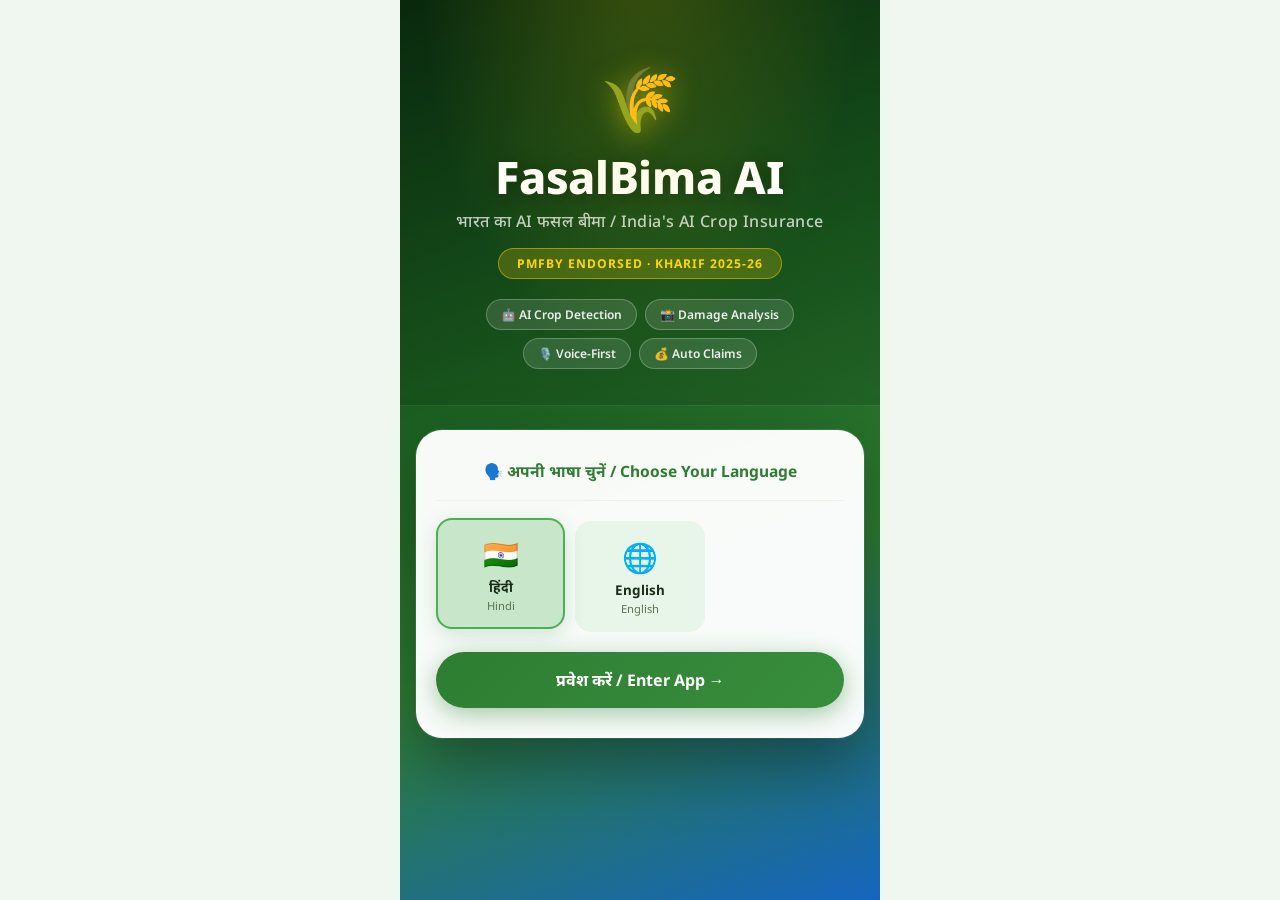
<file: farmer-app.html>
<!DOCTYPE html>
<html lang="hi">
<head>
  <meta charset="UTF-8" />
  <meta name="viewport" content="width=device-width,initial-scale=1.0,maximum-scale=1.0" />
  <meta name="description" content="FasalBima – AI-powered bilingual crop insurance app for Indian farmers. Voice-based damage detection and insurance claims." />
  <title>🌾 FasalBima AI – Farmer Insurance App</title>

  <!-- Google Fonts -->
  <link href="https://fonts.googleapis.com/css2?family=Noto+Sans:ital,wght@0,400;0,600;0,700;0,800;1,400&family=Noto+Sans+Devanagari:wght@400;600;700;800&display=swap" rel="stylesheet" />

  <style>
    /* ════════════════════════════════════════
       CSS VARIABLES
    ════════════════════════════════════════ */
    :root {
      --g-900:#1b5e20; --g-800:#2e7d32; --g-700:#388e3c;
      --g-500:#4caf50; --g-200:#c8e6c9; --g-50:#e8f5e9;
      --amber:#f9a825;  --amber-d:#e65100; --amber-pale:#fff8e1;
      --red:#c62828;    --red-d:#b71c1c;   --red-pale:#ffebee;
      --blue:#1565c0;   --blue-d:#0d47a1;  --blue-pale:#e3f2fd;
      --teal:#00695c;
      --bg:#f0f7f0;     --surface:#ffffff;
      --text:#1a2e1a;   --text-m:#5d7451; --text-l:#90a88e;
      --radius:18px;    --r-sm:12px;      --r-xs:8px;
      --shadow:0 4px 24px rgba(46,125,50,.12);
      --shadow-lg:0 8px 40px rgba(46,125,50,.18);
      --font:'Noto Sans','Noto Sans Devanagari',sans-serif;
      --transition:all .24s cubic-bezier(.4,0,.2,1);
    }

    /* ════════════════════════════════════════
       RESET & BASE
    ════════════════════════════════════════ */
    *,*::before,*::after{box-sizing:border-box;margin:0;padding:0}
    html,body{height:100%;font-family:var(--font);background:var(--bg);color:var(--text);overflow:hidden;-webkit-tap-highlight-color:transparent}
    button,input,select,textarea{font-family:inherit;outline:none}
    img{display:block}

    /* ════════════════════════════════════════
       SCREEN SYSTEM
    ════════════════════════════════════════ */
    .screen{
      display:none;position:fixed;inset:0;overflow-y:auto;overflow-x:hidden;
      background:var(--bg);padding-bottom:86px;
      animation:screenIn .32s cubic-bezier(.4,0,.2,1)
    }
    .screen.active{display:block}
    @keyframes screenIn{from{opacity:0;transform:translateY(16px)}to{opacity:1;transform:none}}

    /* ════════════════════════════════════════
       ── SCREEN 1: LANGUAGE / SPLASH ──
    ════════════════════════════════════════ */
    #s-lang{
      background:linear-gradient(160deg,#0a2e0f 0%,#1b5e20 38%,#2e7d32 65%,#1565c0 100%);
      display:flex!important;flex-direction:column;align-items:center;justify-content:flex-start;
      padding:0 0 40px;overflow-y:auto
    }
    .splash-hero{
      width:100%;text-align:center;padding:54px 20px 36px;
      background:rgba(0,0,0,.12);border-bottom:1px solid rgba(255,255,255,.1);
      position:relative;overflow:hidden
    }
    .splash-hero::before{
      content:'';position:absolute;inset:0;
      background:radial-gradient(ellipse at 50% -10%,rgba(255,215,0,.18) 0%,transparent 65%)
    }
    .hero-emoji{
      font-size:4rem;display:block;margin-bottom:14px;
      filter:drop-shadow(0 4px 14px rgba(255,215,0,.5));
      animation:float 3.2s ease-in-out infinite
    }
    @keyframes float{0%,100%{transform:translateY(0)}50%{transform:translateY(-10px)}}
    .hero-title{font-size:2.8rem;font-weight:800;color:#fff;letter-spacing:-.3px;line-height:1;text-shadow:0 2px 20px rgba(0,0,0,.4)}
    .hero-sub{color:rgba(255,255,255,.75);font-size:1rem;margin-top:10px;font-weight:500;letter-spacing:.4px}
    .pmfby-badge{
      display:inline-block;margin-top:16px;padding:6px 18px;
      background:rgba(255,215,0,.2);border:1px solid rgba(255,215,0,.45);
      border-radius:50px;color:#ffd700;font-size:.76rem;font-weight:700;letter-spacing:1px
    }

    /* AI feature pills */
    .ai-pills{display:flex;flex-wrap:wrap;gap:8px;justify-content:center;margin-top:20px;padding:0 16px}
    .ai-pill{
      background:rgba(255,255,255,.12);border:1px solid rgba(255,255,255,.25);
      border-radius:50px;padding:6px 14px;color:rgba(255,255,255,.9);
      font-size:.75rem;font-weight:600;backdrop-filter:blur(6px)
    }

    /* Language selection card */
    .lang-card{
      width:calc(100% - 32px);max-width:480px;margin:24px auto 0;
      background:rgba(255,255,255,.97);border-radius:26px;padding:30px 20px;
      box-shadow:0 24px 64px rgba(0,0,0,.38),0 0 0 1px rgba(255,255,255,.12)
    }
    .lang-prompt{
      text-align:center;font-size:.97rem;font-weight:700;color:var(--g-800);
      margin-bottom:20px;padding-bottom:18px;border-bottom:1px solid var(--g-50)
    }
    .lang-grid{display:grid;grid-template-columns:repeat(3,1fr);gap:10px}
    .lang-opt{
      background:var(--g-50);border:2px solid transparent;border-radius:16px;
      padding:14px 6px;text-align:center;cursor:pointer;transition:var(--transition)
    }
    .lang-opt:hover,.lang-opt.sel{border-color:var(--g-500);background:var(--g-200);transform:translateY(-3px);box-shadow:0 6px 20px rgba(46,125,50,.18)}
    .lang-opt.sel{background:var(--g-200)}
    .lf{font-size:1.8rem;display:block;margin-bottom:5px}
    .ln{font-size:.84rem;font-weight:700;color:var(--text)}
    .lsub{font-size:.7rem;color:var(--text-m);margin-top:2px}
    .lang-enter-btn{
      display:block;width:100%;margin-top:20px;padding:17px;
      background:linear-gradient(135deg,var(--g-800),var(--g-700));
      color:#fff;border:none;border-radius:50px;font-size:1rem;font-weight:700;
      cursor:pointer;box-shadow:0 6px 24px rgba(46,125,50,.42);transition:var(--transition)
    }
    .lang-enter-btn:hover{transform:translateY(-2px);box-shadow:0 10px 32px rgba(46,125,50,.52)}

    /* ════════════════════════════════════════
       TOPBAR
    ════════════════════════════════════════ */
    .topbar{
      position:sticky;top:0;z-index:50;
      background:linear-gradient(135deg,var(--g-900) 0%,var(--g-800) 55%,var(--g-700) 100%);
      padding:14px 18px;display:flex;align-items:center;justify-content:space-between;
      box-shadow:0 4px 24px rgba(0,0,0,.22)
    }
    .tb-left{display:flex;flex-direction:column;gap:3px}
    .tb-greeting{font-size:1.1rem;font-weight:700;color:#fff}
    .tb-loc{font-size:.74rem;color:rgba(255,255,255,.78);display:flex;align-items:center;gap:4px}
    .tb-right{display:flex;align-items:center;gap:10px}
    .lang-pill{
      background:rgba(255,255,255,.16);border:1px solid rgba(255,255,255,.32);
      color:#fff;border-radius:20px;padding:6px 13px;font-size:.82rem;font-weight:700;
      cursor:pointer;transition:background .2s
    }
    .lang-pill:hover{background:rgba(255,255,255,.28)}
    .avatar{
      width:38px;height:38px;border-radius:50%;
      background:linear-gradient(135deg,#ffd740,#ff8f00);
      display:flex;align-items:center;justify-content:center;
      font-weight:800;font-size:.95rem;color:#fff;box-shadow:0 2px 10px rgba(0,0,0,.22)
    }
    /* Global mic button in topbar */
    .topbar-mic{
      width:38px;height:38px;border-radius:50%;border:none;cursor:pointer;
      background:rgba(255,255,255,.18);color:#fff;font-size:1.2rem;
      display:flex;align-items:center;justify-content:center;transition:var(--transition)
    }
    .topbar-mic:hover{background:rgba(255,255,255,.3)}
    .topbar-mic.listening{background:var(--red);animation:micropulse 1s infinite}
    @keyframes micropulse{0%,100%{box-shadow:0 0 0 0 rgba(198,40,40,.6)}50%{box-shadow:0 0 0 8px rgba(198,40,40,0)}}

    /* ════════════════════════════════════════
       WEATHER CARD
    ════════════════════════════════════════ */
    .weather-card{
      margin:16px;border-radius:22px;overflow:hidden;
      background:linear-gradient(135deg,#0277bd,#0288d1,#039be5);
      box-shadow:0 8px 36px rgba(2,119,189,.35)
    }
    .wc-inner{padding:18px 20px;display:flex;align-items:center;gap:14px}
    .wc-icon{font-size:2.6rem;filter:drop-shadow(0 2px 8px rgba(0,0,0,.2))}
    .wc-details{flex:1}
    .wc-temp{font-size:1.7rem;font-weight:800;color:#fff;line-height:1}
    .wc-desc{font-size:.8rem;color:rgba(255,255,255,.85);margin-top:3px}
    .wc-alert{
      background:rgba(255,152,0,.28);border:1px solid rgba(255,152,0,.55);
      border-radius:12px;padding:8px 12px;font-size:.74rem;font-weight:600;
      color:#fff;text-align:center;max-width:130px;line-height:1.35
    }
    .ndvi-strip{
      background:rgba(0,0,0,.14);padding:10px 20px;display:flex;align-items:center;
      gap:10px;border-top:1px solid rgba(255,255,255,.1)
    }
    .ndvi-lbl{font-size:.78rem;color:rgba(255,255,255,.9);font-weight:600}
    .ndvi-track{flex:1;height:6px;background:rgba(255,255,255,.2);border-radius:3px;overflow:hidden}
    .ndvi-fill{height:100%;width:72%;background:linear-gradient(90deg,#69f0ae,#00e676);border-radius:3px}

    /* ════════════════════════════════════════
       SECTION HEADING & MENU GRID
    ════════════════════════════════════════ */
    .sec-head{padding:16px 18px 10px;font-size:.76rem;font-weight:700;color:var(--text-m);text-transform:uppercase;letter-spacing:.9px}
    .menu-grid{display:grid;grid-template-columns:repeat(3,1fr);gap:12px;padding:0 16px}
    .menu-card{
      background:var(--surface);border:none;border-radius:22px;
      padding:22px 10px 17px;display:flex;flex-direction:column;align-items:center;
      gap:8px;cursor:pointer;box-shadow:var(--shadow);transition:var(--transition);
      position:relative;overflow:hidden
    }
    .menu-card::after{
      content:'';position:absolute;inset:0;border-radius:22px;
      background:linear-gradient(135deg,rgba(46,125,50,.06),transparent);
      opacity:0;transition:opacity .2s
    }
    .menu-card:hover::after{opacity:1}
    .menu-card:hover{transform:translateY(-6px) scale(1.03);box-shadow:var(--shadow-lg)}
    .menu-card:active{transform:scale(.97)}
    .mc-icon{
      width:54px;height:54px;border-radius:17px;display:flex;align-items:center;
      justify-content:center;font-size:1.85rem;box-shadow:0 4px 14px rgba(0,0,0,.12)
    }
    .ic-red{background:linear-gradient(135deg,#ff7676,#e53935)}
    .ic-blue{background:linear-gradient(135deg,#42a5f5,#1565c0)}
    .ic-green{background:linear-gradient(135deg,#66bb6a,#2e7d32)}
    .ic-amber{background:linear-gradient(135deg,#ffca28,#e65100)}
    .ic-teal{background:linear-gradient(135deg,#26c6da,#00838f)}
    .ic-purple{background:linear-gradient(135deg,#ab47bc,#4a148c)}
    .mc-title{font-size:.8rem;font-weight:700;color:var(--text);text-align:center;line-height:1.3}
    .mc-sub{font-size:.67rem;color:var(--text-m);text-align:center}

    /* ════════════════════════════════════════
       SCHEME BANNER
    ════════════════════════════════════════ */
    .scheme-banner{
      margin:16px;border-radius:20px;padding:17px 20px;
      background:linear-gradient(135deg,#bf360c,#e64a19,#ff7043);
      box-shadow:0 8px 28px rgba(230,74,25,.38);
      display:flex;align-items:center;gap:14px;cursor:pointer;transition:var(--transition)
    }
    .scheme-banner:hover{transform:translateY(-2px)}
    .sb-icon{font-size:2.1rem;filter:drop-shadow(0 2px 6px rgba(0,0,0,.2))}
    .sb-info{flex:1}
    .sb-tag{font-size:.7rem;color:rgba(255,255,255,.8);font-weight:700;letter-spacing:1px;text-transform:uppercase}
    .sb-desc{font-size:.95rem;font-weight:700;color:#fff;margin-top:2px}
    .sb-arrow{color:rgba(255,255,255,.7);font-size:1.3rem}

    /* ════════════════════════════════════════
       PAGE HEADER  (sub-screens)
    ════════════════════════════════════════ */
    .page-header{
      position:sticky;top:0;z-index:50;
      background:linear-gradient(135deg,var(--g-900),var(--g-800),var(--g-700));
      padding:14px 18px;display:flex;align-items:center;gap:14px;
      box-shadow:0 4px 24px rgba(0,0,0,.2)
    }
    .back-btn{
      width:40px;height:40px;border-radius:13px;border:none;cursor:pointer;
      background:rgba(255,255,255,.18);color:#fff;font-size:1.2rem;
      display:flex;align-items:center;justify-content:center;transition:background .2s;flex-shrink:0
    }
    .back-btn:hover{background:rgba(255,255,255,.3)}
    .ph-title{font-size:1.1rem;font-weight:700;color:#fff;flex:1}
    .ph-mic{
      width:36px;height:36px;border-radius:50%;border:none;cursor:pointer;
      background:rgba(255,255,255,.18);color:#fff;font-size:1.1rem;
      display:flex;align-items:center;justify-content:center;transition:var(--transition)
    }
    .ph-mic.listening{background:var(--red);animation:micropulse 1s infinite}

    /* ════════════════════════════════════════
       STEP PROGRESS BAR
    ════════════════════════════════════════ */
    .step-bar{padding:20px 20px 8px;display:flex;align-items:center}
    .sp-dot{
      width:36px;height:36px;border-radius:50%;background:var(--g-200);color:var(--text-l);
      font-weight:700;font-size:.88rem;display:flex;align-items:center;justify-content:center;
      flex-shrink:0;transition:var(--transition)
    }
    .sp-dot.active{background:linear-gradient(135deg,var(--g-800),var(--g-700));color:#fff;box-shadow:0 0 0 6px rgba(46,125,50,.15)}
    .sp-dot.done{background:linear-gradient(135deg,var(--g-500),var(--g-700));color:#fff}
    .sp-line{flex:1;height:3px;background:var(--g-200);border-radius:2px}

    /* ════════════════════════════════════════
       REPORT STEPS
    ════════════════════════════════════════ */
    .rstep{display:none;padding:16px 16px 24px;animation:screenIn .3s ease}
    .rstep.active{display:block}
    .rstep-head{font-size:.96rem;font-weight:700;color:var(--text);margin-bottom:14px;padding-left:4px}

    /* ── CROP PICKER ── */
    .crop-pick{display:grid;grid-template-columns:repeat(4,1fr);gap:10px;margin-bottom:6px}
    .crop-btn{
      background:var(--surface);border:2px solid var(--g-50);border-radius:14px;
      padding:13px 6px;text-align:center;cursor:pointer;transition:var(--transition);
      box-shadow:0 2px 8px rgba(0,0,0,.05)
    }
    .crop-btn:hover,.crop-btn.sel{border-color:var(--g-500);background:var(--g-50);transform:scale(1.05)}
    .crop-btn.sel{box-shadow:0 4px 16px rgba(46,125,50,.22)}
    .cb-emoji{font-size:1.95rem;display:block;margin-bottom:4px}
    .cb-name{font-size:.68rem;font-weight:700;color:var(--g-800)}

    /* ── CAUSE GRID ── */
    .cause-grid{display:grid;grid-template-columns:repeat(3,1fr);gap:10px;margin-bottom:16px}
    .cause-btn{
      background:var(--surface);border:2px solid var(--amber-pale);border-radius:14px;
      padding:14px 8px;text-align:center;cursor:pointer;transition:var(--transition);
      box-shadow:0 2px 8px rgba(0,0,0,.05)
    }
    .cause-btn:hover,.cause-btn.sel{border-color:var(--amber);background:var(--amber-pale);transform:scale(1.04)}
    .cause-btn.sel{box-shadow:0 4px 14px rgba(255,152,0,.22)}
    .cau-emoji{font-size:1.65rem;display:block;margin-bottom:4px}
    .cau-name{font-size:.7rem;font-weight:700;color:var(--amber-d)}

    /* ════════════════════════════════════════
       ── PHOTO UPLOAD ZONE ──
    ════════════════════════════════════════ */
    .photo-zone{
      border:2px dashed var(--g-200);border-radius:20px;padding:26px 20px;
      background:linear-gradient(135deg,var(--g-50),#f0faf0);
      text-align:center;margin-bottom:14px;transition:var(--transition)
    }
    .photo-zone.drag-over{border-color:var(--g-500);background:var(--g-50)}
    .photo-upload-lbl{
      display:inline-flex;align-items:center;gap:10px;cursor:pointer;
      background:linear-gradient(135deg,var(--g-800),var(--g-700));
      color:#fff;padding:15px 30px;border-radius:50px;font-size:.97rem;font-weight:700;
      box-shadow:0 6px 22px rgba(46,125,50,.38);transition:var(--transition)
    }
    .photo-upload-lbl:hover{transform:scale(1.04);box-shadow:0 10px 30px rgba(46,125,50,.48)}
    #photoInput{display:none}
    .photo-preview{display:flex;flex-wrap:wrap;gap:10px;justify-content:center;margin-top:14px}
    .thumb{
      width:84px;height:84px;object-fit:cover;border-radius:13px;
      border:3px solid var(--g-200);box-shadow:0 4px 14px rgba(0,0,0,.13);
      cursor:pointer;transition:transform .2s
    }
    .thumb:hover{transform:scale(1.08)}
    .photo-hint{font-size:.78rem;color:var(--g-500);margin-top:10px;font-weight:500}

    /* ════════════════════════════════════════
       ── VOICE RECORD ZONE ──
    ════════════════════════════════════════ */
    .voice-zone{text-align:center;margin-bottom:16px}
    .mic-ring{
      width:80px;height:80px;border-radius:50%;border:3px solid var(--g-200);
      display:flex;align-items:center;justify-content:center;margin:0 auto 14px;
      transition:var(--transition);cursor:pointer;background:var(--surface);
      box-shadow:var(--shadow)
    }
    .mic-ring svg{width:36px;height:36px;fill:var(--g-800);transition:fill .2s}
    .mic-ring.recording{border-color:var(--red);background:var(--red-pale);animation:micropulse 1s infinite}
    .mic-ring.recording svg{fill:var(--red)}
    .voice-btn{
      display:inline-flex;align-items:center;gap:10px;
      background:linear-gradient(135deg,var(--blue),var(--blue-d));
      color:#fff;border:none;padding:16px 34px;border-radius:50px;
      font-size:.97rem;font-weight:700;cursor:pointer;
      box-shadow:0 6px 22px rgba(21,101,192,.36);transition:var(--transition)
    }
    .voice-btn:hover{transform:scale(1.04)}
    .voice-btn.rec{background:linear-gradient(135deg,var(--red),var(--red-d));animation:pulseBtn 1.2s infinite}
    @keyframes pulseBtn{0%,100%{box-shadow:0 6px 22px rgba(198,40,40,.32)}50%{box-shadow:0 6px 32px rgba(198,40,40,.7),0 0 0 10px rgba(198,40,40,.12)}}
    .voice-transcript{
      min-height:52px;margin-top:12px;padding:13px 16px;
      background:#f3f4f6;border-radius:12px;font-size:.9rem;
      color:var(--text-m);font-style:italic;text-align:left;line-height:1.5
    }

    /* Waveform canvas */
    #waveform-canvas{
      display:block;width:100%;max-width:280px;height:48px;margin:12px auto;
      border-radius:10px;background:rgba(46,125,50,.06)
    }

    /* ════════════════════════════════════════
       FORM ELEMENTS
    ════════════════════════════════════════ */
    .form-grp{margin-bottom:20px}
    .form-lbl{display:block;font-size:.9rem;font-weight:700;color:var(--text);margin-bottom:9px}
    .form-input{
      width:100%;padding:14px 16px;border:2px solid #e0e0e0;border-radius:13px;
      font-size:1rem;color:var(--text);background:var(--surface);
      transition:border-color .2s;outline:none
    }
    .form-input:focus{border-color:var(--g-500)}
    .area-row{display:flex;align-items:center;gap:16px;margin-bottom:4px}
    .area-btn{
      width:44px;height:44px;background:var(--g-800);color:#fff;border:none;
      border-radius:50%;font-size:1.5rem;cursor:pointer;display:flex;align-items:center;justify-content:center;transition:var(--transition)
    }
    .area-btn:hover{background:var(--g-700);transform:scale(1.1)}
    .area-val{font-size:1.9rem;font-weight:700;color:var(--text);min-width:64px;text-align:center}
    .area-unit{font-size:.9rem;color:var(--text-m);font-weight:600}
    .loss-slider{
      appearance: none;
      width:100%;margin:8px 0;-webkit-appearance:none;
      height:9px;border-radius:5px;
      background:linear-gradient(to right,var(--g-500),var(--amber),var(--red));
      outline:none;cursor:pointer
    }
    .loss-slider::-webkit-slider-thumb{
      -webkit-appearance:none;width:28px;height:28px;border-radius:50%;
      background:#fff;border:3px solid var(--g-800);
      box-shadow:0 2px 10px rgba(0,0,0,.22);cursor:pointer
    }
    .loss-display{text-align:center;font-size:2.2rem;font-weight:700;color:var(--amber-d);margin-top:4px}

    /* Season toggle */
    .season-toggle{display:flex;gap:12px;margin-bottom:4px}
    .season-btn{
      flex:1;padding:14px;border:2px solid #e0e0e0;border-radius:13px;
      background:var(--surface);font-size:.9rem;font-weight:700;cursor:pointer;
      transition:var(--transition);color:var(--text-m)
    }
    .season-btn.active{border-color:var(--g-800);background:var(--g-50);color:var(--g-800)}

    /* ════════════════════════════════════════
       ── AI ANALYSIS RESULT SCREEN ──
    ════════════════════════════════════════ */
    .ai-result-container{padding:16px}

    /* Spinner */
    .ai-spinner-box{
      background:var(--surface);border-radius:var(--radius);padding:48px 20px;
      text-align:center;box-shadow:var(--shadow)
    }
    .ai-ring{
      width:72px;height:72px;border:6px solid var(--g-200);
      border-top-color:var(--g-800);border-radius:50%;margin:0 auto 18px;
      animation:spin .8s linear infinite
    }
    @keyframes spin{to{transform:rotate(360deg)}}
    .ai-spin-txt{font-size:.95rem;color:var(--text-m);font-weight:600;line-height:1.6}

    /* ELIGIBLE: claim can be filed */
    .ai-eligible-card{
      background:var(--surface);border-radius:var(--radius);padding:28px 20px;
      text-align:center;box-shadow:var(--shadow);border-top:4px solid var(--red)
    }
    .ai-elig-icon{font-size:3.6rem;margin-bottom:10px;animation:popIn .4s ease}
    @keyframes popIn{from{transform:scale(.5);opacity:0}to{transform:scale(1);opacity:1}}
    .ai-elig-title{font-size:1.3rem;font-weight:800;color:var(--red);margin-bottom:6px}
    .ai-elig-sub{font-size:.88rem;color:var(--text-m);margin-bottom:20px;line-height:1.6}

    /* NOT ELIGIBLE */
    .ai-healthy-card{
      background:var(--surface);border-radius:var(--radius);padding:28px 20px;
      text-align:center;box-shadow:var(--shadow);border-top:4px solid var(--g-500)
    }
    .ai-hlth-icon{font-size:3.6rem;margin-bottom:10px;animation:popIn .4s ease}
    .ai-hlth-title{font-size:1.3rem;font-weight:800;color:var(--g-800);margin-bottom:8px}
    .ai-hlth-msg{font-size:.9rem;color:var(--text-m);margin-bottom:18px;line-height:1.7;padding:14px;background:var(--g-50);border-radius:var(--r-sm)}

    /* NO CROP DETECTED */
    .ai-nocrop-card{
      background:var(--surface);border-radius:var(--radius);padding:28px 20px;
      text-align:center;box-shadow:var(--shadow);border-top:4px solid var(--amber)
    }
    .ai-nocrop-icon{font-size:3.6rem;margin-bottom:10px;animation:popIn .4s ease}
    .ai-nocrop-title{font-size:1.3rem;font-weight:800;color:var(--amber-d);margin-bottom:8px}
    .ai-nocrop-msg{font-size:.9rem;color:var(--text-m);margin-bottom:18px;line-height:1.7;padding:14px;background:var(--amber-pale);border-radius:var(--r-sm)}

    /* Claim ID box */
    .claim-id-box{
      display:flex;flex-direction:column;gap:4px;background:var(--red-pale);
      border:1px solid #ef9a9a;border-radius:13px;padding:13px 20px;margin-bottom:20px
    }
    .claim-id-lbl{font-size:.75rem;color:var(--text-m);font-weight:700;text-transform:uppercase;letter-spacing:.5px}
    .claim-id-val{font-size:1.2rem;font-weight:800;color:var(--red);font-family:monospace;letter-spacing:1.5px}

    /* AI stats grid */
    .ai-stats{display:grid;grid-template-columns:repeat(3,1fr);gap:10px;margin-bottom:16px}
    .ai-stat{background:#f9fafb;border-radius:13px;padding:14px 10px;text-align:center}
    .ai-stat-val{font-size:1.5rem;font-weight:800;line-height:1}
    .ai-stat-lbl{font-size:.68rem;color:var(--text-m);font-weight:600;margin-top:4px}
    .stat-red{color:var(--red)}
    .stat-green{color:var(--g-800)}
    .stat-amber{color:var(--amber-d)}

    /* Damage bars */
    .damage-card{background:#f9fafb;border-radius:13px;padding:16px;margin-bottom:16px;text-align:left}
    .damage-heading{font-weight:700;font-size:.84rem;color:var(--text-m);margin-bottom:14px;text-align:center;text-transform:uppercase;letter-spacing:.5px}
    .d-bar-row{display:flex;align-items:center;gap:10px;margin-bottom:10px;font-size:.82rem;font-weight:600}
    .d-bar-row span:first-child{width:88px;flex-shrink:0;color:var(--text-m)}
    .d-track{flex:1;height:10px;background:#e0e0e0;border-radius:5px;overflow:hidden}
    .d-fill{height:100%;border-radius:5px;transition:width 1.2s cubic-bezier(.4,0,.2,1)}
    .d-fill.red{background:linear-gradient(90deg,#ef5350,#c62828)}
    .d-fill.orange{background:linear-gradient(90deg,#ffb300,#e65100)}
    .d-fill.green{background:linear-gradient(90deg,#66bb6a,#2e7d32)}
    .d-bar-row span:last-child{width:36px;text-align:right;font-weight:800}

    /* Satellite chip */
    .sat-chip{
      background:var(--blue-pale);border:1px solid #90caf9;border-radius:9px;
      padding:8px 14px;font-size:.82rem;color:var(--blue);font-weight:600;
      margin-bottom:16px;display:inline-block
    }

    /* Recommendations */
    .recs-list{display:flex;flex-direction:column;gap:10px;margin-bottom:16px}
    .rec-item{
      display:flex;align-items:flex-start;gap:10px;background:var(--g-50);
      border-radius:12px;padding:12px 14px
    }
    .rec-icon{font-size:1.3rem;flex-shrink:0}
    .rec-text{font-size:.85rem;color:var(--text);line-height:1.5}

    /* ════════════════════════════════════════
       BUTTONS
    ════════════════════════════════════════ */
    .btn-p{
      display:block;width:100%;padding:16px;
      background:linear-gradient(135deg,var(--g-800),var(--g-700));
      color:#fff;border:none;border-radius:50px;font-size:1rem;font-weight:700;
      cursor:pointer;box-shadow:0 6px 22px rgba(46,125,50,.38);
      margin-top:18px;transition:var(--transition);font-family:inherit
    }
    .btn-p:hover{transform:translateY(-2px);box-shadow:0 10px 30px rgba(46,125,50,.45)}
    .btn-p:active{transform:scale(.97)}
    .btn-p.red{background:linear-gradient(135deg,var(--red),var(--red-d));box-shadow:0 6px 22px rgba(198,40,40,.38)}
    .btn-p.red:hover{box-shadow:0 10px 30px rgba(198,40,40,.5)}
    .btn-p.blue{background:linear-gradient(135deg,var(--blue),var(--blue-d));box-shadow:0 6px 22px rgba(21,101,192,.38)}
    .btn-s{
      display:block;width:100%;padding:14px;
      background:var(--surface);color:var(--g-800);border:2px solid var(--g-800);
      border-radius:50px;font-size:.95rem;font-weight:700;cursor:pointer;
      margin-top:12px;transition:var(--transition);font-family:inherit
    }
    .btn-s:hover{background:var(--g-50)}
    .nav-row{display:flex;gap:10px}
    .nav-row .btn-p,.nav-row .btn-s{margin-top:20px;flex:1}

    /* ════════════════════════════════════════
       ── CLAIMS LIST ──
    ════════════════════════════════════════ */
    .claims-container{padding:16px;display:flex;flex-direction:column;gap:12px}
    .claim-card{
      background:var(--surface);border-radius:var(--radius);padding:18px 16px;
      box-shadow:var(--shadow);display:flex;align-items:center;gap:14px;
      cursor:pointer;transition:var(--transition)
    }
    .claim-card:hover{transform:translateY(-2px);box-shadow:var(--shadow-lg)}
    .cc-crop{font-size:2.1rem;flex-shrink:0}
    .cc-info{flex:1}
    .cc-name{font-weight:700;font-size:.96rem;color:var(--text)}
    .cc-date{font-size:.78rem;color:var(--text-m);margin-top:2px}
    .cc-amount{font-size:1.1rem;font-weight:700;color:var(--g-800)}
    .badge{padding:4px 12px;border-radius:20px;font-size:.74rem;font-weight:700;flex-shrink:0}
    .badge-approved{background:var(--g-50);color:var(--g-800);border:1px solid var(--g-200)}
    .badge-pending{background:var(--amber-pale);color:var(--amber-d);border:1px solid #ffe082}
    .badge-reviewing{background:var(--blue-pale);color:var(--blue);border:1px solid #90caf9}
    .badge-rejected{background:var(--red-pale);color:var(--red);border:1px solid #ef9a9a}

    /* ════════════════════════════════════════
       ── ADVISORY ──
    ════════════════════════════════════════ */
    .advisory-list{padding:16px;display:flex;flex-direction:column;gap:12px}
    .advisory-card{
      background:var(--surface);border-radius:var(--radius);padding:16px;
      box-shadow:var(--shadow);border-left:4px solid var(--g-500)
    }
    .advisory-card.warning{border-left-color:var(--amber)}
    .advisory-card.alert{border-left-color:var(--red)}
    .adv-tag{font-size:.7rem;font-weight:700;text-transform:uppercase;letter-spacing:.5px;color:var(--text-m);margin-bottom:6px}
    .adv-title{font-size:.95rem;font-weight:700;color:var(--text);margin-bottom:6px}
    .adv-desc{font-size:.82rem;color:var(--text-m);line-height:1.5}
    .adv-date{font-size:.74rem;color:var(--text-l);margin-top:8px}

    /* ════════════════════════════════════════
       ── HELPLINE ──
    ════════════════════════════════════════ */
    .hl-list{padding:16px;display:flex;flex-direction:column;gap:12px}
    .hl-card{
      background:var(--surface);border-radius:var(--radius);padding:18px 16px;
      box-shadow:var(--shadow);display:flex;align-items:center;gap:14px
    }
    .hl-ico{font-size:2rem;flex-shrink:0}
    .hl-info{flex:1}
    .hl-name{font-weight:700;font-size:.9rem;color:var(--text);margin-bottom:2px}
    .hl-num{font-size:1.1rem;font-weight:700;color:var(--g-800);text-decoration:none;display:block}
    .hl-hrs{font-size:.74rem;color:var(--text-l);margin-top:2px}
    .call-btn{
      font-size:1.4rem;background:var(--g-800);border-radius:50%;
      width:46px;height:46px;display:flex;align-items:center;justify-content:center;
      text-decoration:none;flex-shrink:0;box-shadow:0 4px 14px rgba(46,125,50,.32);transition:var(--transition)
    }
    .call-btn:hover{transform:scale(1.12)}
    .wa-card{
      background:var(--g-50);border:1px solid var(--g-200);border-radius:var(--radius);
      padding:16px;display:flex;align-items:center;gap:14px
    }
    .wa-icon{font-size:2.1rem;flex-shrink:0}
    .wa-title{font-weight:700;font-size:.9rem;color:var(--g-800)}
    .wa-sub{font-size:.8rem;color:var(--text-m);margin-top:2px}
    .wa-btn{
      margin-left:auto;background:#25d366;color:#fff;padding:10px 20px;
      border-radius:50px;text-decoration:none;font-weight:700;font-size:.9rem;
      box-shadow:0 4px 14px rgba(37,211,102,.32);flex-shrink:0;transition:var(--transition)
    }
    .wa-btn:hover{transform:scale(1.05)}

    /* ════════════════════════════════════════
       ── SATELLITE MAP ──
    ════════════════════════════════════════ */
    .sat-view{padding:16px}
    .sat-toggle{display:flex;gap:8px;margin-bottom:16px}
    .sat-tab{
      flex:1;padding:12px;border:2px solid #e0e0e0;border-radius:11px;
      background:var(--surface);font-weight:700;cursor:pointer;
      transition:var(--transition);color:var(--text-m);font-size:.9rem;font-family:inherit
    }
    .sat-tab.active{border-color:var(--g-800);background:var(--g-50);color:var(--g-800)}
    .sat-map-wrap{
      height:240px;border-radius:var(--radius);overflow:hidden;
      position:relative;margin-bottom:16px;box-shadow:var(--shadow)
    }
    .sat-grad{position:absolute;inset:0;transition:background .5s}
    .sat-grad.ndvi{background:radial-gradient(ellipse at 30% 60%,#2e7d32 0%,#66bb6a 25%,#ffb300 55%,#f44336 80%,#8b0000 100%)}
    .sat-grad.rgb{background:linear-gradient(135deg,#8bc34a 0%,#cddc39 30%,#ffeb3b 60%,#ff8f00 100%)}
    .sat-grad.sar{background:linear-gradient(135deg,#212121 0%,#455a64 40%,#78909c 70%,#b0bec5 100%)}
    .sat-label{position:absolute;bottom:12px;left:12px;background:rgba(0,0,0,.65);color:#fff;padding:6px 12px;border-radius:8px;font-size:.78rem;font-weight:600}
    .sat-legend{position:absolute;top:12px;right:12px;background:rgba(255,255,255,.92);padding:8px 12px;border-radius:9px;font-size:.74rem;font-weight:600;display:flex;flex-direction:column;gap:4px}
    .leg-item{display:flex;align-items:center;gap:6px}
    .leg-dot{width:10px;height:10px;border-radius:50%;flex-shrink:0}
    .leg-dot.g{background:#4caf50}.leg-dot.o{background:#ff9800}.leg-dot.r{background:#f44336}
    .sat-stats{display:flex;gap:10px}
    .stat-box{flex:1;background:var(--surface);border-radius:13px;padding:16px 10px;text-align:center;box-shadow:var(--shadow)}
    .stat-num{font-size:1.65rem;font-weight:800;color:var(--g-800)}
    .stat-lbl{font-size:.7rem;color:var(--text-m);font-weight:600;margin-top:4px}

    /* ════════════════════════════════════════
       BOTTOM NAV
    ════════════════════════════════════════ */
    #bottom-nav{
      position:fixed;bottom:0;left:0;right:0;z-index:100;
      background:var(--surface);border-top:1px solid rgba(0,0,0,.08);
      display:none;height:68px;
      box-shadow:0 -4px 24px rgba(0,0,0,.1)
    }
    .bnav-inner{display:flex;height:100%}
    .nav-item{
      flex:1;display:flex;flex-direction:column;align-items:center;justify-content:center;
      gap:4px;cursor:pointer;border:none;background:none;transition:var(--transition);
      padding:8px 0;color:var(--text-l);font-size:.68rem;font-weight:700;font-family:inherit
    }
    .nav-item:hover{color:var(--g-800)}
    .nav-item.active{color:var(--g-800)}
    .nav-item.active .nav-ico{background:var(--g-50);color:var(--g-800);border-radius:14px}
    .nav-ico{font-size:1.35rem;padding:6px 14px;transition:var(--transition)}

    /* ════════════════════════════════════════
       VOICE BUBBLE  (global floating)
    ════════════════════════════════════════ */
    .voice-bubble{
      position:fixed;bottom:78px;left:50%;transform:translateX(-50%);
      max-width:88%;background:rgba(30,30,30,.88);color:#fff;
      padding:10px 18px;border-radius:24px;font-size:.88rem;font-weight:500;
      backdrop-filter:blur(10px);z-index:200;opacity:0;pointer-events:none;
      transition:opacity .3s;text-align:center;line-height:1.5
    }
    .voice-bubble.visible{opacity:1}
    .voice-bubble.final{border:1.5px solid rgba(76,175,80,.6)}

    /* ════════════════════════════════════════
       TOAST NOTIFICATION
    ════════════════════════════════════════ */
    .toast{
      position:fixed;top:24px;left:50%;transform:translateX(-50%);
      background:rgba(30,40,30,.9);color:#fff;padding:12px 22px;
      border-radius:50px;font-size:.88rem;font-weight:600;
      backdrop-filter:blur(10px);z-index:300;
      animation:toastIn .3s ease;pointer-events:none
    }
    @keyframes toastIn{from{opacity:0;transform:translateX(-50%) translateY(-10px)}to{opacity:1;transform:translateX(-50%) translateY(0)}}

    /* ════════════════════════════════════════
       MODAL
    ════════════════════════════════════════ */
    .modal-overlay{
      position:fixed;inset:0;background:rgba(0,0,0,.45);z-index:250;
      display:flex;align-items:flex-end;justify-content:center;
      opacity:0;pointer-events:none;transition:opacity .3s
    }
    .modal-overlay.open{opacity:1;pointer-events:all}
    .modal-sheet{
      background:var(--surface);border-radius:26px 26px 0 0;padding:24px 20px 36px;
      width:100%;max-width:500px;transform:translateY(100%);
      transition:transform .35s cubic-bezier(.4,0,.2,1)
    }
    .modal-overlay.open .modal-sheet{transform:none}
    .modal-drag{width:42px;height:5px;background:#e0e0e0;border-radius:3px;margin:0 auto 24px}
    .modal-title{font-size:1.15rem;font-weight:800;color:var(--text);margin-bottom:16px}

    /* ════════════════════════════════════════
       CROP REGISTER SCREEN
    ════════════════════════════════════════ */
    .reg-body{padding:16px}

    /* ════════════════════════════════════════
       RESPONSIVE: wider screens → phone frame
    ════════════════════════════════════════ */
    @media (min-width:520px){
      .screen,.topbar,#bottom-nav,#s-lang{max-width:480px;left:50%;transform:translateX(-50%)}
      .screen{right:auto;width:480px}
      #bottom-nav{right:auto;width:480px}
      .voice-bubble{max-width:440px}
      .toast{max-width:440px}
    }
  </style>
</head>
<body>

<!-- ═══════════════════════════════════════════════
     SCREEN 1 — LANGUAGE SELECT
═══════════════════════════════════════════════ -->
<div id="s-lang" class="screen active" role="main" aria-label="Language Selection">
  <div class="splash-hero">
    <span class="hero-emoji">🌾</span>
    <h1 class="hero-title">FasalBima AI</h1>
    <p class="hero-sub">भारत का AI फसल बीमा / India's AI Crop Insurance</p>
    <span class="pmfby-badge">PMFBY ENDORSED · KHARIF 2025-26</span>
    <div class="ai-pills">
      <span class="ai-pill">🤖 AI Crop Detection</span>
      <span class="ai-pill">📸 Damage Analysis</span>
      <span class="ai-pill">🎙️ Voice-First</span>
      <span class="ai-pill">💰 Auto Claims</span>
    </div>
  </div>
  <div class="lang-card" role="region" aria-label="Language Selection">
    <div class="lang-prompt">🗣️ अपनी भाषा चुनें / Choose Your Language</div>
    <div class="lang-grid" id="langGrid"></div>
    <button class="lang-enter-btn" id="enterBtn" onclick="enterApp()">
      प्रवेश करें / Enter App →
    </button>
  </div>
</div>

<!-- ═══════════════════════════════════════════════
     SCREEN 2 — HOME DASHBOARD
═══════════════════════════════════════════════ -->
<div id="s-home" class="screen" role="main" aria-label="Home Dashboard">
  <div class="topbar">
    <div class="tb-left">
      <div class="tb-greeting" id="homeGreeting">नमस्ते, किसान!</div>
      <div class="tb-loc">📍 <span id="homeLocation">Vidisha, MP</span></div>
    </div>
    <div class="tb-right">
      <button class="lang-pill" id="homeLangBtn" onclick="quickLangToggle()">हि</button>
      <button class="topbar-mic" id="homeMic" onclick="globalVoiceListen()" title="Voice Command" aria-label="Voice Command">
        <span class="mic-icon">🎤</span>
      </button>
      <div class="avatar" id="homeAvatar">क</div>
    </div>
  </div>

  <!-- Weather card -->
  <div class="weather-card" role="region" aria-label="Weather Information">
    <div class="wc-inner">
      <span class="wc-icon">⛅</span>
      <div class="wc-details">
        <div class="wc-temp">34°C</div>
        <div class="wc-desc" id="wc-desc">आंशिक बादल · Partly Cloudy</div>
      </div>
      <div class="wc-alert" id="wc-alert">⚠️ भारी बारिश 2 दिन में</div>
    </div>
    <div class="ndvi-strip">
      <span class="ndvi-lbl" id="ndvi-lbl">NDVI स्कोर: 0.72</span>
      <div class="ndvi-track"><div class="ndvi-fill" style="width:72%"></div></div>
      <span style="color:rgba(255,255,255,.85);font-size:.78rem;font-weight:600">स्वस्थ</span>
    </div>
  </div>

  <!-- Main menu -->
  <div class="sec-head" id="home-sec1">🛠️ त्वरित सेवाएं / Quick Services</div>
  <div class="menu-grid">
    <button class="menu-card" onclick="goTo('s-report')" id="nav-report" aria-label="Report Damage">
      <div class="mc-icon ic-red">📸</div>
      <span class="mc-title" data-key="reportDamage">नुकसान रिपोर्ट</span>
      <span class="mc-sub">AI Photo Analysis</span>
    </button>
    <button class="menu-card" onclick="goTo('s-claims')" id="nav-claims" aria-label="My Claims">
      <div class="mc-icon ic-blue">📋</div>
      <span class="mc-title" data-key="myClaims">मेरे दावे</span>
      <span class="mc-sub">Track Status</span>
    </button>
    <button class="menu-card" onclick="goTo('s-register')" id="nav-register" aria-label="Register Crop">
      <div class="mc-icon ic-green">🌱</div>
      <span class="mc-title" data-key="cropRegister">फसल दर्ज</span>
      <span class="mc-sub">PMFBY Enroll</span>
    </button>
    <button class="menu-card" onclick="goTo('s-advisory')" id="nav-advisory" aria-label="Advisory">
      <div class="mc-icon ic-amber">🧑‍🌾</div>
      <span class="mc-title" data-key="advisory">सलाह</span>
      <span class="mc-sub">Agri Tips</span>
    </button>
    <button class="menu-card" onclick="goTo('s-satellite')" id="nav-satellite" aria-label="Satellite Map">
      <div class="mc-icon ic-teal">🛰️</div>
      <span class="mc-title" data-key="satellite">सैटेलाइट</span>
      <span class="mc-sub">NDVI Map</span>
    </button>
    <button class="menu-card" onclick="goTo('s-helpline')" id="nav-helpline" aria-label="Helpline">
      <div class="mc-icon ic-purple">📞</div>
      <span class="mc-title" data-key="helpline">हेल्पलाइन</span>
      <span class="mc-sub">24×7 Support</span>
    </button>
  </div>

  <!-- Scheme banner -->
  <div class="scheme-banner" onclick="goTo('s-claims')" role="button" aria-label="View Claim Window">
    <span class="sb-icon">🏛️</span>
    <div class="sb-info">
      <div class="sb-tag">PMFBY · KHARIF 2025-26</div>
      <div class="sb-desc" id="schemeInfo">दावा खिड़की खुली · Claim Window Open</div>
    </div>
    <span class="sb-arrow">›</span>
  </div>
</div>

<!-- ═══════════════════════════════════════════════
     SCREEN 3 — DAMAGE REPORT (4 steps)
═══════════════════════════════════════════════ -->
<div id="s-report" class="screen" aria-label="Damage Report">
  <div class="page-header">
    <button class="back-btn" onclick="goBack()" aria-label="Go Back">‹</button>
    <span class="ph-title" id="reportTitle">📸 नुकसान रिपोर्ट करें</span>
    <button class="ph-mic" id="reportMic" onclick="screenVoiceListen('report')" aria-label="Voice Input">🎤</button>
  </div>

  <!-- Step progress bar -->
  <div class="step-bar" role="progressbar" aria-label="Report Steps">
    <div class="sp-dot active" id="sp1">1</div>
    <div class="sp-line"></div>
    <div class="sp-dot" id="sp2">2</div>
    <div class="sp-line"></div>
    <div class="sp-dot" id="sp3">3</div>
    <div class="sp-line"></div>
    <div class="sp-dot" id="sp4">4</div>
  </div>

  <!-- ── Step 1: Choose Crop ── -->
  <div class="rstep active" id="rstep-1">
    <div class="rstep-head" id="stepLabel1">🌾 फसल चुनें / Select Crop</div>
    <div class="crop-pick" id="cropGrid"></div>
    <div class="voice-zone">
      <div class="mic-ring" id="step1Mic" onclick="stepVoiceListen(1)" aria-label="Voice: Say crop name">
        <svg viewBox="0 0 24 24"><path d="M12 14a3 3 0 0 0 3-3V5a3 3 0 0 0-6 0v6a3 3 0 0 0 3 3zm-1 1.93V18H9v2h6v-2h-2v-2.07A5.002 5.002 0 0 0 17 11h-2a3 3 0 0 1-6 0H7a5.002 5.002 0 0 0 4 4.93z"/></svg>
      </div>
      <div class="voice-transcript" id="step1Transcript">🎤 फसल का नाम बोलें... / Say crop name...</div>
      <canvas id="waveform-canvas"></canvas>
    </div>
    <button class="btn-p" onclick="reportStep(2)" id="step1Btn">आगे → Next</button>
  </div>

  <!-- ── Step 2: Choose Cause ── -->
  <div class="rstep" id="rstep-2">
    <div class="rstep-head" id="stepLabel2">⚠️ नुकसान का कारण / Cause of Damage</div>
    <div class="cause-grid" id="causeGrid"></div>
    <div class="voice-zone">
      <button class="voice-btn" id="step2VoiceBtn" onclick="stepVoiceListen(2)" aria-label="Voice: Say damage cause">
        <span>🎤</span> <span id="step2VoiceTxt">कारण बोलें / Say Cause</span>
      </button>
      <div class="voice-transcript" id="step2Transcript"></div>
    </div>
    <div class="nav-row">
      <button class="btn-s" onclick="reportStep(1)">‹ वापस</button>
      <button class="btn-p" onclick="reportStep(3)" id="step2Btn">आगे → Next</button>
    </div>
  </div>

  <!-- ── Step 3: Photo + Voice Description + Land ── -->
  <div class="rstep" id="rstep-3">
    <div class="rstep-head" id="photoLabel">📷 फोटो खींचें / Upload Photo</div>

    <div class="photo-zone" id="dropZone"
         ondrop="handleDrop(event)" ondragover="handleDragOver(event)" ondragleave="handleDragLeave(event)">
      <label class="photo-upload-lbl" for="photoInput" id="photoUploadLbl">
        📷 <span id="photoUploadText">फोटो लें / Upload</span>
      </label>
      <input type="file" id="photoInput" accept="image/*" capture="environment" multiple onchange="handlePhotoUpload(event)" />
      <div class="photo-preview" id="photoPreview"></div>
      <div class="photo-hint" id="photoHint">📌 AI फसल की पहचान और नुकसान का पता लगाएगा / AI detects crop & damage</div>
    </div>

    <div class="rstep-head" id="voiceLabel" style="margin-top:18px">🎙️ आवाज़ में बताएं / Describe by Voice</div>
    <div class="voice-zone">
      <button class="voice-btn" id="voiceBtn" onclick="toggleMainVoice()" aria-label="Start Voice Recording">
        <span class="mic-icon">🎤</span>
        <span id="voiceBtnText">बोलना शुरू करें</span>
      </button>
      <div class="voice-transcript" id="voiceTranscript"></div>
    </div>

    <div class="rstep-head" id="landLabel" style="margin-top:18px">🗺️ भूमि विवरण / Land Details</div>
    <div class="form-grp">
      <label class="form-lbl" id="khasraLabel" for="khasraInput">खसरा नंबर / Khasra No.</label>
      <input class="form-input" id="khasraInput" type="text" placeholder="e.g. 245/2" aria-label="Khasra Number" />
    </div>
    <div class="form-grp">
      <label class="form-lbl" id="areaLabel">कितने बीघे / Affected Area</label>
      <div class="area-row">
        <button class="area-btn" onclick="changeArea(-0.5)" aria-label="Decrease Area">−</button>
        <div class="area-val" id="areaValue">2.0</div>
        <div class="area-unit">बीघा</div>
        <button class="area-btn" onclick="changeArea(0.5)" aria-label="Increase Area">+</button>
      </div>
    </div>
    <div class="form-grp">
      <label class="form-lbl" id="lossLabel">अनुमानित नुकसान % / Estimated Loss %</label>
      <input class="loss-slider" type="range" min="0" max="100" value="40" id="lossSlider" oninput="updateLoss(this.value)" aria-label="Estimated Loss Percentage" />
      <div class="loss-display" id="lossValue">40%</div>
    </div>

    <div class="nav-row">
      <button class="btn-s" onclick="reportStep(2)">‹ वापस</button>
      <button class="btn-p" onclick="submitReport()" id="step3Btn">
        🤖 <span id="step3BtnTxt">AI विश्लेषण / Analyse</span>
      </button>
    </div>
  </div>

  <!-- ── Step 4: AI Analysis Result ── -->
  <div class="rstep" id="rstep-4">
    <div class="ai-result-container">

      <!-- LOADING STATE -->
      <div id="aiSpinner" class="ai-spinner-box" role="status" aria-live="polite">
        <div class="ai-ring"></div>
        <p class="ai-spin-txt" id="aiAnalyzingText">
          🤖 AI विश्लेषण हो रहा है...<br/>
          <small>फसल की पहचान · नुकसान का पता · पात्रता जाँच</small>
        </p>
        <canvas id="spin-wave" width="240" height="48" style="display:block;margin:16px auto;border-radius:10px;background:rgba(46,125,50,.06)"></canvas>
      </div>

      <!-- RESULT PANEL (hidden until ready) -->
      <div id="aiResultPanel" style="display:none">

        <!-- ── A: CLAIM ELIGIBLE ── -->
        <div id="resultEligible" style="display:none">
          <div class="ai-eligible-card">
            <div class="ai-elig-icon">🚨</div>
            <div class="ai-elig-title" id="resultTitle">दावा दर्ज करें!</div>
            <div class="ai-elig-sub" id="elig-sub-txt"></div>
            <div class="claim-id-box">
              <span class="claim-id-lbl" id="claimIdLabel">दावा ID / Claim ID</span>
              <span class="claim-id-val" id="claimIdVal">—</span>
            </div>
            <div class="ai-stats" id="ai-stats-eligible"></div>
            <div class="damage-card">
              <div class="damage-heading" id="aiHeading">AI आकलन / AI Assessment</div>
              <div id="damageBars"></div>
              <div class="sat-chip" id="satChipElig">🛰️ Sentinel-2 · NDVI: —</div>
            </div>
            <div class="recs-list" id="recsListEligible"></div>
            <button class="btn-p red" onclick="confirmClaim()" id="confirmClaimBtn">
              ✅ दावा पक्का करें / Confirm Claim
            </button>
            <button class="btn-s" onclick="reportStep(3)">‹ फोटो बदलें / Change Photo</button>
            <button class="btn-s" onclick="goTo('s-claims')" id="viewClaimBtn" style="margin-top:8px">
              📋 दावे देखें / View Claims
            </button>
          </div>
        </div>

        <!-- ── B: NO DAMAGE / HEALTHY CROP ── -->
        <div id="resultHealthy" style="display:none">
          <div class="ai-healthy-card">
            <div class="ai-hlth-icon">✅</div>
            <div class="ai-hlth-title" id="healthy-title">फसल स्वस्थ है!</div>
            <div class="ai-hlth-msg" id="healthy-msg"></div>
            <div class="ai-stats" id="ai-stats-healthy"></div>
            <div class="recs-list" id="recsListHealthy"></div>
            <button class="btn-p" onclick="goTo('s-home')" id="homeBtn2">🏠 होम / Home</button>
            <button class="btn-s" onclick="reportStep(3)">📷 दूसरी फोटो / Try Another Photo</button>
          </div>
        </div>

        <!-- ── C: NO CROP DETECTED ── -->
        <div id="resultNoCrop" style="display:none">
          <div class="ai-nocrop-card">
            <div class="ai-nocrop-icon">🤷</div>
            <div class="ai-nocrop-title" id="nocrop-title">फसल नहीं मिली</div>
            <div class="ai-nocrop-msg" id="nocrop-msg"></div>
            <button class="btn-p" onclick="reportStep(3)">📷 फिर से कोशिश करें / Try Again</button>
            <button class="btn-s" onclick="goTo('s-home')">🏠 होम / Home</button>
          </div>
        </div>

      </div><!-- /aiResultPanel -->
    </div>
  </div><!-- /rstep-4 -->
</div><!-- /s-report -->

<!-- ═══════════════════════════════════════════════
     SCREEN 4 — MY CLAIMS
═══════════════════════════════════════════════ -->
<div id="s-claims" class="screen" aria-label="My Claims">
  <div class="page-header">
    <button class="back-btn" onclick="goBack()">‹</button>
    <span class="ph-title" id="claimsTitle">📋 मेरे दावे / My Claims</span>
    <button class="ph-mic" onclick="screenVoiceListen('claims')">🎤</button>
  </div>
  <div class="claims-container" id="claimsList"></div>
</div>

<!-- ═══════════════════════════════════════════════
     SCREEN 5 — REGISTER CROP
═══════════════════════════════════════════════ -->
<div id="s-register" class="screen" aria-label="Register Crop">
  <div class="page-header">
    <button class="back-btn" onclick="goBack()">‹</button>
    <span class="ph-title" id="cropRegTitle">🌱 फसल दर्ज करें</span>
    <button class="ph-mic" onclick="screenVoiceListen('register')">🎤</button>
  </div>
  <div class="reg-body">
    <div class="rstep-head" id="seasonLabel" style="padding-left:0;margin-bottom:12px">🌦️ मौसम / Season</div>
    <div class="season-toggle">
      <button class="season-btn active" onclick="selectSeason('kharif',this)" id="kharifBtn">☔ खरीफ</button>
      <button class="season-btn" onclick="selectSeason('rabi',this)" id="rabiBtn">❄️ रबी</button>
      <button class="season-btn" onclick="selectSeason('zaid',this)" id="zaidBtn">☀️ जायद</button>
    </div>

    <div class="rstep-head" id="cropTypeLabel" style="padding-left:0;margin:18px 0 12px">🌾 फसल का प्रकार / Crop Type</div>
    <div class="crop-pick" id="cropRegGrid"></div>

    <div class="form-grp" style="margin-top:18px">
      <label class="form-lbl" id="sowingLabel" for="sowingDate">📅 बुवाई तारीख / Sowing Date</label>
      <input class="form-input" type="date" id="sowingDate" aria-label="Sowing Date" />
    </div>

    <div class="form-grp">
      <label class="form-lbl" for="sumInsured">💰 बीमित राशि / Sum Insured (₹)</label>
      <input class="form-input" type="number" id="sumInsured" placeholder="e.g. 50000" aria-label="Sum Insured" />
    </div>

    <div class="form-grp">
      <label class="form-lbl" for="farmerName">👤 किसान का नाम / Farmer Name</label>
      <input class="form-input" type="text" id="farmerName" placeholder="पूरा नाम / Full name" aria-label="Farmer Name" />
    </div>

    <div class="form-grp">
      <label class="form-lbl" for="khasraReg">📄 खसरा नंबर / Khasra No.</label>
      <input class="form-input" type="text" id="khasraReg" placeholder="e.g. 245/2" aria-label="Khasra Number" />
    </div>

    <button class="btn-p" onclick="registerCrop()">✅ <span id="regSubmitTxt">फसल दर्ज करें / Register Crop</span></button>
  </div>
</div>

<!-- ═══════════════════════════════════════════════
     SCREEN 6 — ADVISORY
═══════════════════════════════════════════════ -->
<div id="s-advisory" class="screen" aria-label="Advisory">
  <div class="page-header">
    <button class="back-btn" onclick="goBack()">‹</button>
    <span class="ph-title" id="advisoryTitle">🧑‍🌾 सलाह / Advisory</span>
    <button class="ph-mic" onclick="screenVoiceListen('advisory')">🎤</button>
  </div>
  <div class="advisory-list" id="advisoryList"></div>
</div>

<!-- ═══════════════════════════════════════════════
     SCREEN 7 — HELPLINE
═══════════════════════════════════════════════ -->
<div id="s-helpline" class="screen" aria-label="Helpline">
  <div class="page-header">
    <button class="back-btn" onclick="goBack()">‹</button>
    <span class="ph-title" id="helplineTitle">📞 हेल्पलाइन / Helpline</span>
  </div>
  <div class="hl-list">
    <div class="hl-card">
      <span class="hl-ico">🏛️</span>
      <div class="hl-info">
        <div class="hl-name" id="hl1Name">PMFBY Helpline</div>
        <a class="hl-num" href="tel:18001801551">1800-180-1551</a>
        <div class="hl-hrs">सोम–शनि 6AM–10PM · Mon–Sat</div>
      </div>
      <a class="call-btn" href="tel:18001801551" aria-label="Call PMFBY">📞</a>
    </div>
    <div class="hl-card">
      <span class="hl-ico">🌾</span>
      <div class="hl-info">
        <div class="hl-name" id="hl2Name">किसान कॉल सेंटर</div>
        <a class="hl-num" href="tel:1551">1551</a>
        <div class="hl-hrs">24×7 Available · सभी भाषाओं में</div>
      </div>
      <a class="call-btn" href="tel:1551" aria-label="Call Kisan Call Centre">📞</a>
    </div>
    <div class="hl-card">
      <span class="hl-ico">🏦</span>
      <div class="hl-info">
        <div class="hl-name" id="hl3Name">बैंक ऑफ इंडिया – कृषि</div>
        <a class="hl-num" href="tel:18001037788">1800-103-7788</a>
        <div class="hl-hrs">सोम–शु 9AM–6PM</div>
      </div>
      <a class="call-btn" href="tel:18001037788" aria-label="Call Bank of India">📞</a>
    </div>
    <div class="wa-card">
      <span class="wa-icon">💬</span>
      <div>
        <div class="wa-title" id="waTitle">WhatsApp पर मदद</div>
        <div class="wa-sub" id="waSub">'HELP' भेजें 9999-FASAL को</div>
      </div>
      <a class="wa-btn" href="https://wa.me/919999FASAL" target="_blank" aria-label="WhatsApp Help">WhatsApp</a>
    </div>
  </div>
</div>

<!-- ═══════════════════════════════════════════════
     SCREEN 8 — SATELLITE MAP
═══════════════════════════════════════════════ -->
<div id="s-satellite" class="screen" aria-label="Satellite Map">
  <div class="page-header">
    <button class="back-btn" onclick="goBack()">‹</button>
    <span class="ph-title" id="satTitle">🛰️ सैटेलाइट मैप</span>
  </div>
  <div class="sat-view">
    <div class="sat-toggle" role="tablist">
      <button class="sat-tab active" role="tab" onclick="switchSatTab('ndvi',this)">NDVI</button>
      <button class="sat-tab" role="tab" onclick="switchSatTab('rgb',this)">RGB</button>
      <button class="sat-tab" role="tab" onclick="switchSatTab('sar',this)">SAR</button>
    </div>
    <div class="sat-map-wrap" role="img" aria-label="Satellite Map">
      <div class="sat-grad ndvi" id="satGrad"></div>
      <div class="sat-label" id="satMapLabel">NDVI – फसल स्वास्थ्य मानचित्र</div>
      <div class="sat-legend">
        <div class="leg-item"><div class="leg-dot g"></div><span id="healthyLabel">स्वस्थ</span></div>
        <div class="leg-item"><div class="leg-dot o"></div><span id="moderateLabel">मध्यम</span></div>
        <div class="leg-item"><div class="leg-dot r"></div><span id="severeLabel">गंभीर</span></div>
      </div>
    </div>
    <div class="sat-stats">
      <div class="stat-box"><div class="stat-num" id="satHlth">68%</div><div class="stat-lbl" id="healthyLabel2">स्वस्थ क्षेत्र</div></div>
      <div class="stat-box"><div class="stat-num" id="satMod" style="color:var(--amber)">19%</div><div class="stat-lbl" id="moderateLabel2">मध्यम</div></div>
      <div class="stat-box"><div class="stat-num" id="satSev" style="color:var(--red)">13%</div><div class="stat-lbl" id="severeLabel2">गंभीर</div></div>
    </div>
  </div>
</div>

<!-- ─── BOTTOM NAVIGATION ─── -->
<div id="bottom-nav" role="navigation" aria-label="Bottom Navigation">
  <div class="bnav-inner">
    <button class="nav-item active" id="bnav-home" onclick="goTo('s-home')" aria-label="Home">
      <span class="nav-ico">🏠</span>
      <span data-key="navHome">होम</span>
    </button>
    <button class="nav-item" id="bnav-report" onclick="goTo('s-report')" aria-label="Report">
      <span class="nav-ico">📸</span>
      <span data-key="navReport">रिपोर्ट</span>
    </button>
    <button class="nav-item" id="bnav-claims" onclick="goTo('s-claims')" aria-label="Claims">
      <span class="nav-ico">📋</span>
      <span data-key="navClaims">दावे</span>
    </button>
    <button class="nav-item" id="bnav-advisory" onclick="goTo('s-advisory')" aria-label="Advisory">
      <span class="nav-ico">🧑‍🌾</span>
      <span data-key="navAdvisory">सलाह</span>
    </button>
  </div>
</div>

<!-- Global voice bubble -->
<div class="voice-bubble" id="voice-bubble"></div>

<!-- ═══════════════════════════════════════════════
     SCRIPTS
═══════════════════════════════════════════════ -->
<script src="ai-engine.js"></script>
<script src="voice-engine.js"></script>
<script>
/* ════════════════════════════════════════════════
   APP STATE
════════════════════════════════════════════════ */
const STATE = {
  lang:         'hi',
  screen:       's-lang',
  history:      [],
  selectedCrop: null,
  selectedCause:null,
  selectedSeason:'kharif',
  affectedArea: 2.0,
  uploadedFiles:[],
  lastAIResult: null,
  pendingClaimId: null,
  isRecording:  false,
  voiceEngine:  null,
  waveVis:      null,
};

/* ════════════════════════════════════════════════
   TRANSLATION DATA  (Bilingual: hi + en)
════════════════════════════════════════════════ */
const TR = {
  hi:{
    greeting:'नमस्ते, किसान!',
    reportDamage:'नुकसान रिपोर्ट',   myClaims:'मेरे दावे',
    cropRegister:'फसल दर्ज करें',    advisory:'सलाह',
    helpline:'हेल्पलाइन',            satellite:'सैटेलाइट मैप',
    navHome:'होम', navReport:'रिपोर्ट', navClaims:'दावे', navAdvisory:'सलाह',
    weatherAlert:'⚠️ भारी बारिश 2 दिन में',
    schemeInfo:'दावा खिड़की खुली · खरीफ 2025',
    reportTitle:'📸 नुकसान रिपोर्ट करें',
    stepLabel1:'🌾 फसल चुनें / Select Crop',
    stepLabel2:'⚠️ नुकसान का कारण / Cause',
    photoLabel:'📷 फोटो खींचें / Upload Photo',
    photoUploadText:'फोटो लें / Upload',
    photoHint:'📌 AI फसल की पहचान और नुकसान का पता लगाएगा',
    voiceLabel:'🎙️ आवाज़ में बताएं / Describe by Voice',
    voiceBtnText:'बोलना शुरू करें', voiceBtnStop:'रोकें / Stop',
    landLabel:'🗺️ भूमि विवरण / Land Details',
    khasraLabel:'खसरा नंबर / Khasra No.', areaLabel:'कितने बीघे / Affected Area',
    lossLabel:'अनुमानित नुकसान % / Estimated Loss %',
    aiAnalyzingText:'🤖 AI विश्लेषण हो रहा है...',
    resultTitle:'🚨 दावा दर्ज हो गया!',
    claimIdLabel:'दावा ID / Claim ID',
    aiHeading:'AI आकलन / AI Assessment',
    claimsTitle:'📋 मेरे दावे',
    cropRegTitle:'🌱 फसल दर्ज करें',
    seasonLabel:'🌦️ मौसम / Season', cropTypeLabel:'🌾 फसल का प्रकार',
    sowingLabel:'📅 बुवाई तारीख / Sowing Date',
    advisoryTitle:'🧑‍🌾 सलाह / Advisory',
    helplineTitle:'📞 हेल्पलाइन',
    hl1Name:'PMFBY हेल्पलाइन', hl2Name:'किसान कॉल सेंटर', hl3Name:'बैंक ऑफ इंडिया – कृषि',
    waTitle:'WhatsApp पर मदद', waSub:"'HELP' भेजें 9999-FASAL को",
    satTitle:'🛰️ सैटेलाइट मैप', satMapLabel:'NDVI – फसल स्वास्थ्य मानचित्र',
    healthyLabel:'स्वस्थ', moderateLabel:'मध्यम', severeLabel:'गंभीर',
    step1Btn:'आगे → Next', step2Btn:'आगे → Next',
    step3BtnTxt:'AI विश्लेषण / Analyse',
    homeBtn2:'🏠 होम / Home',
    viewClaimBtn:'📋 दावे देखें / View Claims',
    confirmClaimBtn:'✅ दावा पक्का करें / Confirm Claim',
    regSubmitTxt:'फसल दर्ज करें / Register Crop',
    step2VoiceTxt:'कारण बोलें / Say Cause',
    ndvi_lbl:'NDVI स्कोर: 0.72',
    wc_desc:'आंशिक बादल · Partly Cloudy',
  },
  en:{
    greeting:'Hello, Farmer!',
    reportDamage:'Report Damage',       myClaims:'My Claims',
    cropRegister:'Register Crop',       advisory:'Advisory',
    helpline:'Helpline',                satellite:'Satellite Map',
    navHome:'Home', navReport:'Report', navClaims:'Claims', navAdvisory:'Advisory',
    weatherAlert:'⚠️ Heavy rain in 2 days',
    schemeInfo:'Claim window open · Kharif 2025',
    reportTitle:'📸 Report Damage',
    stepLabel1:'🌾 Select Crop',
    stepLabel2:'⚠️ Cause of Damage',
    photoLabel:'📷 Upload Photo of Crop',
    photoUploadText:'Take Photo / Upload',
    photoHint:'📌 AI will detect crop presence and assess damage',
    voiceLabel:'🎙️ Describe Damage by Voice',
    voiceBtnText:'Start Speaking', voiceBtnStop:'Stop Recording',
    landLabel:'🗺️ Land Details',
    khasraLabel:'Khasra No.', areaLabel:'Affected Area (Bigha)',
    lossLabel:'Estimated Loss %',
    aiAnalyzingText:'🤖 AI Analysis in progress...',
    resultTitle:'🚨 Claim Registered!',
    claimIdLabel:'Claim ID',
    aiHeading:'AI Assessment',
    claimsTitle:'📋 My Claims',
    cropRegTitle:'🌱 Register Crop',
    seasonLabel:'🌦️ Season', cropTypeLabel:'🌾 Crop Type',
    sowingLabel:'📅 Sowing Date',
    advisoryTitle:'🧑‍🌾 Advisory',
    helplineTitle:'📞 Helpline',
    hl1Name:'PMFBY Helpline', hl2Name:'Kisan Call Centre', hl3Name:'Bank of India – Agri',
    waTitle:'WhatsApp Help', waSub:"Send 'HELP' to 9999-FASAL",
    satTitle:'🛰️ Satellite Map', satMapLabel:'NDVI – Crop Health Map',
    healthyLabel:'Healthy', moderateLabel:'Moderate', severeLabel:'Severe',
    step1Btn:'Next →', step2Btn:'Next →',
    step3BtnTxt:'Analyse with AI',
    homeBtn2:'🏠 Home',
    viewClaimBtn:'📋 View My Claims',
    confirmClaimBtn:'✅ Confirm Claim',
    regSubmitTxt:'Register Crop',
    step2VoiceTxt:'Say Damage Cause',
    ndvi_lbl:'NDVI Score: 0.72',
    wc_desc:'Partly Cloudy',
  },
};

/* ════════════════════════════════════════════════
   CROPS & CAUSES
════════════════════════════════════════════════ */
const CROPS_UI = [
  {key:'wheat',    e:'🌾', hi:'गेहूं',     en:'Wheat'},
  {key:'rice',     e:'🌾', hi:'धान',       en:'Rice'},
  {key:'maize',    e:'🌽', hi:'मक्का',     en:'Maize'},
  {key:'soybean',  e:'🌱', hi:'सोयाबीन',  en:'Soybean'},
  {key:'groundnut',e:'🥜', hi:'मूंगफली',  en:'Groundnut'},
  {key:'cotton',   e:'🌿', hi:'कपास',     en:'Cotton'},
  {key:'onion',    e:'🧅', hi:'प्याज',    en:'Onion'},
  {key:'sugarcane',e:'🎋', hi:'गन्ना',    en:'Sugarcane'},
];
const CAUSES_UI = [
  {key:'flood',   e:'🌊', hi:'बाढ़',        en:'Flood'},
  {key:'drought', e:'☀️',  hi:'सूखा',       en:'Drought'},
  {key:'hail',    e:'🌨️', hi:'ओलावृष्टि', en:'Hail'},
  {key:'fire',    e:'🔥', hi:'आग',          en:'Fire'},
  {key:'pest',    e:'🐛', hi:'कीट',         en:'Pest'},
  {key:'cyclone', e:'🌀', hi:'चक्रवात',    en:'Cyclone'},
];
const SAMPLE_CLAIMS = [
  {crop:'🌾',name_hi:'गेहूं – बाढ़',  name_en:'Wheat – Flood',   date:'15 Mar 2025',amount:'₹28,500',status:'approved'},
  {crop:'🌽',name_hi:'मक्का – ओले',   name_en:'Maize – Hail',    date:'8 Jan 2025', amount:'₹14,200',status:'pending'},
  {crop:'🌿',name_hi:'कपास – कीट',    name_en:'Cotton – Pest',   date:'20 Nov 2024',amount:'₹42,000',status:'reviewing'},
];
const ADVISORY_DATA = [
  {type:'alert',  tag:'⚠️ मौसम चेतावनी',   title_hi:'भारी बारिश की चेतावनी',  title_en:'Heavy Rainfall Warning',    desc_hi:'IMD ने अगले 48 घंटों में 80mm बारिश की भविष्यवाणी की।', desc_en:'IMD forecasts 80mm rainfall in next 48hrs.',        date:'14 Apr 2026'},
  {type:'warning',tag:'🐛 कीट सलाह',         title_hi:'मक्के में फॉल आर्मीवर्म',title_en:'Fall Armyworm in Maize',    desc_hi:'3 जिलों में कीट पाए गए। 72 घंटों में कीटनाशक लगाएं।',  desc_en:'Pest detected in 3 districts. Apply pesticide in 72hrs.',date:'12 Apr 2026'},
  {type:'',       tag:'🌱 कृषि टिप',         title_hi:'सर्वोत्तम सिंचाई समय',   title_en:'Optimal Irrigation Schedule',desc_hi:'ड्रिप सिंचाई से 40% पानी बचाएं।',                 desc_en:'Use drip irrigation to reduce water usage by 40%.',  date:'10 Apr 2026'},
  {type:'',       tag:'💰 योजना अलर्ट',       title_hi:'PM किसान 19वीं किस्त',    title_en:'PM Kisan 19th Installment', desc_hi:'₹2000 अप्रैल 15 को खाते में आएगा। आधार-बैंक लिंक करें।',desc_en:'₹2000 will be credited on April 15.',             date:'9 Apr 2026'},
];

/* Languages on splash screen */
const LANG_OPTS = [
  {code:'hi', f:'🇮🇳', n:'हिंदी',   s:'Hindi'},
  {code:'en', f:'🌐',  n:'English',  s:'English'},
  
];

/* ════════════════════════════════════════════════
   BOOT
════════════════════════════════════════════════ */
document.addEventListener('DOMContentLoaded', () => {
  // Init voice engine
  STATE.voiceEngine = new VoiceEngine();
  STATE.voiceEngine.setLanguage('hi');
  STATE.voiceEngine.onTranscript = (txt, isFinal) => {
    VoiceUI.showTranscript(txt, isFinal);
  };
  STATE.voiceEngine.onStateChange = (s) => {
    updateAllMicButtons(s);
  };
  STATE.voiceEngine.onCommand = handleVoiceCommand;

  // Init waveform
  STATE.waveVis = new WaveformVisualiser('waveform-canvas');

  // Render grids
  renderLangGrid();
  renderCropGrid('cropGrid');
  renderCropGrid('cropRegGrid');
  renderCauseGrid();
  renderClaims();
  renderAdvisory();
  applyTranslations('hi');

  // Speak welcome after short delay
  setTimeout(() => {
    STATE.voiceEngine.speak('welcome').catch(()=>{});
  }, 1200);
});

/* ════════════════════════════════════════════════
   LANGUAGE GRID
════════════════════════════════════════════════ */
function renderLangGrid() {
  const g = document.getElementById('langGrid');
  g.innerHTML = LANG_OPTS.map(l => `
    <button class="lang-opt${l.code==='hi'?' sel':''}" id="lo-${l.code}"
      onclick="selectLang('${l.code}')" aria-label="Select ${l.s} language">
      <span class="lf">${l.f}</span>
      <div class="ln">${l.n}</div>
      <div class="lsub">${l.s}</div>
    </button>
  `).join('');
}

function selectLang(code) {
  document.querySelectorAll('.lang-opt').forEach(e => e.classList.remove('sel'));
  const el = document.getElementById(`lo-${code}`);
  if (el) el.classList.add('sel');
  STATE.lang = code;
  STATE.voiceEngine.setLanguage(code);
  applyTranslations(code);
}

function enterApp() {
  goTo('s-home');
  document.getElementById('bottom-nav').style.display = 'block';
  STATE.voiceEngine.speak('home').catch(()=>{});
}

/* ════════════════════════════════════════════════
   APPLY TRANSLATIONS
════════════════════════════════════════════════ */
function applyTranslations(lang) {
  const T = TR[lang] || TR['hi'];
  // data-key elements
  document.querySelectorAll('[data-key]').forEach(el => {
    const k = el.getAttribute('data-key');
    if (T[k]) el.textContent = T[k];
  });
  // Specific IDs
  const set = (id, key) => { const e = document.getElementById(id); if (e && T[key] !== undefined) e.textContent = T[key]; };
  Object.keys(T).forEach(k => set(k, k));  // id == key shorthand

  // Update topbar greeting & avatar
  set('homeGreeting', 'greeting');
  set('wc-desc', 'wc_desc');
  set('wc-alert', 'weatherAlert');
  set('schemeInfo', 'schemeInfo');
  // Nav
  document.querySelectorAll('[data-key="navHome"]').forEach(e => e.textContent = T.navHome);
  document.querySelectorAll('[data-key="navReport"]').forEach(e => e.textContent = T.navReport);
  document.querySelectorAll('[data-key="navClaims"]').forEach(e => e.textContent = T.navClaims);
  document.querySelectorAll('[data-key="navAdvisory"]').forEach(e => e.textContent = T.navAdvisory);

  const langBtn = document.getElementById('homeLangBtn');
  if (langBtn) langBtn.textContent = lang === 'en' ? 'EN' : lang === 'hi' ? 'हि' : lang.toUpperCase().slice(0,2);

  // Re-render grids so labels update
  renderCropGrid('cropGrid');
  renderCropGrid('cropRegGrid');
  renderCauseGrid();
  renderClaims();
  renderAdvisory();
}

function quickLangToggle() {
  const next = STATE.lang === 'hi' ? 'en' : 'hi';
  selectLang(next);
  showToast(next === 'hi' ? '🇮🇳 हिंदी चुनी गई' : '🌐 English selected');
}

/* ════════════════════════════════════════════════
   NAVIGATION
════════════════════════════════════════════════ */
function goTo(screenId) {
  if (STATE.screen !== 's-lang') STATE.history.push(STATE.screen);
  document.querySelectorAll('.screen').forEach(s => s.classList.remove('active'));
  document.getElementById(screenId).classList.add('active');
  STATE.screen = screenId;
  updateBottomNavHighlight(screenId);
  if (screenId === 's-report') { reportStep(1); }
  // Scroll to top
  const el = document.getElementById(screenId);
  if (el) el.scrollTop = 0;
}

function goBack() {
  if (STATE.history.length > 0) {
    const prev = STATE.history.pop();
    document.querySelectorAll('.screen').forEach(s => s.classList.remove('active'));
    document.getElementById(prev).classList.add('active');
    STATE.screen = prev;
    updateBottomNavHighlight(prev);
  } else {
    goTo('s-home');
  }
}

function updateBottomNavHighlight(screenId) {
  document.querySelectorAll('.nav-item').forEach(n => n.classList.remove('active'));
  const map = {'s-home':'bnav-home','s-report':'bnav-report','s-claims':'bnav-claims','s-advisory':'bnav-advisory'};
  if (map[screenId]) { const b = document.getElementById(map[screenId]); if (b) b.classList.add('active'); }
}

/* ════════════════════════════════════════════════
   REPORT STEPS
════════════════════════════════════════════════ */
function reportStep(n) {
  document.querySelectorAll('.rstep').forEach(s => s.classList.remove('active'));
  const step = document.getElementById(`rstep-${n}`);
  if (step) step.classList.add('active');
  // Update progress dots
  for (let i = 1; i <= 4; i++) {
    const dot = document.getElementById(`sp${i}`);
    if (!dot) continue;
    dot.classList.remove('active','done');
    if (i < n) dot.classList.add('done');
    if (i === n) dot.classList.add('active');
  }
  if (n === 4) runAIAnalysis();
}

/* ════════════════════════════════════════════════
   CROP & CAUSE GRIDS
════════════════════════════════════════════════ */
function renderCropGrid(containerId) {
  const g = document.getElementById(containerId);
  if (!g) return;
  g.innerHTML = CROPS_UI.map((c, i) => `
    <button class="crop-btn" id="${containerId}-${i}" onclick="selectCrop('${containerId}',${i},'${c.key}')"
      aria-label="Select ${c.en}">
      <span class="cb-emoji">${c.e}</span>
      <span class="cb-name">${STATE.lang === 'en' ? c.en : c.hi}</span>
    </button>
  `).join('');
}

function selectCrop(containerId, idx, key) {
  document.querySelectorAll(`#${containerId} .crop-btn`).forEach(b => b.classList.remove('sel'));
  const btn = document.getElementById(`${containerId}-${idx}`);
  if (btn) btn.classList.add('sel');
  if (containerId === 'cropGrid') {
    STATE.selectedCrop = CROPS_UI[idx];
    const T = TR[STATE.lang] || TR.hi;
    showToast(`${CROPS_UI[idx].e} ${STATE.lang === 'en' ? CROPS_UI[idx].en : CROPS_UI[idx].hi} ✓`);
    STATE.voiceEngine.speak('crop_selected', [STATE.lang === 'en' ? CROPS_UI[idx].en : CROPS_UI[idx].hi]).catch(()=>{});
  }
}

function renderCauseGrid() {
  const g = document.getElementById('causeGrid');
  if (!g) return;
  g.innerHTML = CAUSES_UI.map((c, i) => `
    <button class="cause-btn" id="cause-${i}" onclick="selectCause(${i},'${c.key}')"
      aria-label="Select ${c.en}">
      <span class="cau-emoji">${c.e}</span>
      <span class="cau-name">${STATE.lang === 'en' ? c.en : c.hi}</span>
    </button>
  `).join('');
}

function selectCause(idx, key) {
  document.querySelectorAll('.cause-btn').forEach(b => b.classList.remove('sel'));
  const btn = document.getElementById(`cause-${idx}`);
  if (btn) btn.classList.add('sel');
  STATE.selectedCause = CAUSES_UI[idx];
  showToast(`${CAUSES_UI[idx].e} ${STATE.lang === 'en' ? CAUSES_UI[idx].en : CAUSES_UI[idx].hi} ✓`);
  STATE.voiceEngine.speak('cause_selected', [STATE.lang === 'en' ? CAUSES_UI[idx].en : CAUSES_UI[idx].hi]).catch(()=>{});
}

/* ════════════════════════════════════════════════
   CLAIMS LIST
════════════════════════════════════════════════ */
function renderClaims() {
  const list = document.getElementById('claimsList');
  if (!list) return;
  const stored = ClaimsStore.getAll();
  const all = [...stored, ...SAMPLE_CLAIMS];
  if (all.length === 0) {
    list.innerHTML = '<div style="text-align:center;padding:40px;color:var(--text-m)">📭 कोई दावा नहीं / No claims yet</div>';
    return;
  }
  const badgeMap = {approved:'badge-approved',pending:'badge-pending',reviewing:'badge-reviewing',rejected:'badge-rejected'};
  const labelMap = {
    approved: STATE.lang === 'en' ? 'Approved' : 'स्वीकृत',
    pending:  STATE.lang === 'en' ? 'Pending'  : 'लंबित',
    reviewing:STATE.lang === 'en' ? 'In Review': 'समीक्षाधीन',
    rejected: STATE.lang === 'en' ? 'Rejected'  : 'अस्वीकृत',
  };
  list.innerHTML = all.map(c => `
    <div class="claim-card" role="listitem">
      <div class="cc-crop">${c.crop}</div>
      <div class="cc-info">
        <div class="cc-name">${STATE.lang === 'en' ? (c.name_en||c.name||'') : (c.name_hi||c.name||'')}</div>
        <div class="cc-date">${c.date}</div>
        <div class="cc-amount">${c.amount}</div>
      </div>
      <span class="badge ${badgeMap[c.status]||'badge-pending'}">${labelMap[c.status]||c.status}</span>
    </div>
  `).join('');
}

/* ════════════════════════════════════════════════
   ADVISORY LIST
════════════════════════════════════════════════ */
function renderAdvisory() {
  const list = document.getElementById('advisoryList');
  if (!list) return;
  list.innerHTML = ADVISORY_DATA.map(a => `
    <div class="advisory-card ${a.type}" role="article">
      <div class="adv-tag">${a.tag}</div>
      <div class="adv-title">${STATE.lang === 'en' ? a.title_en : a.title_hi}</div>
      <div class="adv-desc">${STATE.lang === 'en' ? a.desc_en : a.desc_hi}</div>
      <div class="adv-date">${a.date}</div>
    </div>
  `).join('');
}

/* ════════════════════════════════════════════════
   PHOTO UPLOAD + DRAG & DROP
════════════════════════════════════════════════ */
function handlePhotoUpload(e) {
  addFiles(Array.from(e.target.files));
}
function handleDrop(e) {
  e.preventDefault();
  document.getElementById('dropZone').classList.remove('drag-over');
  addFiles(Array.from(e.dataTransfer.files).filter(f => f.type.startsWith('image/')));
}
function handleDragOver(e) {
  e.preventDefault();
  document.getElementById('dropZone').classList.add('drag-over');
}
function handleDragLeave() {
  document.getElementById('dropZone').classList.remove('drag-over');
}
function addFiles(files) {
  STATE.uploadedFiles = [...STATE.uploadedFiles, ...files];
  const preview = document.getElementById('photoPreview');
  files.forEach(file => {
    const url = URL.createObjectURL(file);
    const img = new Image();
    img.src = url; img.className = 'thumb'; img.alt = 'Crop photo';
    img.onclick = () => window.open(url, '_blank');
    preview.appendChild(img);
  });
  showToast(`📷 ${files.length} ${STATE.lang === 'en' ? 'photo(s) added' : 'फोटो जोड़ी'}`);
  STATE.voiceEngine.speak('photo_prompt').catch(()=>{});
}

/* ════════════════════════════════════════════════
   SUBMIT REPORT  →  AI ANALYSIS
════════════════════════════════════════════════ */
function submitReport() {
  if (!STATE.selectedCrop) {
    showToast(STATE.lang === 'en' ? '⚠️ Please select a crop first' : '⚠️ पहले फसल चुनें');
    return;
  }
  reportStep(4);
}

async function runAIAnalysis() {
  // Show spinner
  document.getElementById('aiSpinner').style.display = 'block';
  document.getElementById('aiResultPanel').style.display = 'none';

  // Animate spinner waveform
  const spinWave = new WaveformVisualiser('spin-wave');
  spinWave.start('#4CAF50');

  STATE.voiceEngine.speak('analyzing').catch(()=>{});

  try {
    let result;
    if (STATE.uploadedFiles.length > 0) {
      // Use the real AI engine with the uploaded image
      result = await AIEngine.analyzeImage(
        STATE.uploadedFiles[STATE.uploadedFiles.length - 1],
        STATE.selectedCrop?.key,
        STATE.selectedCause?.key,
      );
    } else {
      // Demo mode: simulate a result (damage present)
      await sleep(3000);
      result = simulateDemoResult();
    }

    spinWave.stop();
    STATE.lastAIResult = result;
    displayAIResult(result);

  } catch (err) {
    spinWave.stop();
    console.error('[AI]', err);
    // Fallback demo result
    const result = simulateDemoResult();
    STATE.lastAIResult = result;
    displayAIResult(result);
  }
}

function simulateDemoResult() {
  const crop = STATE.selectedCrop?.key || 'wheat';
  const cause = STATE.selectedCause?.key || 'flood';
  const dmgPct = 30 + Math.floor(Math.random() * 50);
  const ndvi   = parseFloat((0.3 + Math.random() * 0.35).toFixed(2));
  return {
    cropDetected: true, cropType: crop, cropConfidence: 72 + Math.floor(Math.random()*20),
    damageDetected: dmgPct >= 25, damageSeverity: dmgPct, damageType: cause,
    ndviScore: ndvi, healthScore: Math.round((1 - dmgPct/100)*100),
    claimEligible: dmgPct >= 25,
    rejectionReason: dmgPct < 25 ? {code:'NO_DAMAGE',message_hi:'फसल स्वस्थ है।',message_en:'Crop appears healthy.'} : null,
    estimatedLoss: dmgPct >= 25 ? (Math.floor(Math.random()*30000+10000)) : 0,
    satelliteData: {
      ndvi, ndvi_label: ndvi > 0.5 ? 'Moderate' : 'Stressed',
      healthy_pct: Math.max(10, 100 - dmgPct - 10),
      moderate_pct: Math.round(dmgPct * 0.3),
      severe_pct: Math.round(dmgPct * 0.7),
      gps_area: '24.52°N, 77.91°E',
      sentinel_date: new Date().toLocaleDateString('en-IN'),
    },
    recommendations: [
      {icon:'📋',text_hi:'दावा दर्ज करें।',text_en:'File your claim now.'},
      {icon:'💧',text_hi:'जल निकासी करें।',text_en:'Arrange drainage.'},
    ],
    processingTime: 2800,
  };
}

function displayAIResult(result) {
  document.getElementById('aiSpinner').style.display = 'none';
  document.getElementById('aiResultPanel').style.display = 'block';

  // Hide all result panels
  ['resultEligible','resultHealthy','resultNoCrop'].forEach(id => {
    document.getElementById(id).style.display = 'none';
  });

  const T = TR[STATE.lang] || TR.hi;
  const cropName = STATE.selectedCrop
    ? (STATE.lang === 'en' ? STATE.selectedCrop.en : STATE.selectedCrop.hi)
    : (result.cropType || 'फसल');
  const causeName = STATE.selectedCause
    ? (STATE.lang === 'en' ? STATE.selectedCause.en : STATE.selectedCause.hi)
    : '';

  if (!result.cropDetected || result.cropConfidence < 60) {
    // ── NO CROP ──
    document.getElementById('resultNoCrop').style.display = 'block';
    document.getElementById('nocrop-title').textContent = STATE.lang === 'en' ? 'Crop Not Detected' : 'फसल नहीं मिली';
    const msg = result.rejectionReason
      ? (STATE.lang === 'en' ? result.rejectionReason.message_en : result.rejectionReason.message_hi)
      : (STATE.lang === 'en' ? 'No crop was detected in the photo. Please upload a clearer photo close to your crop.' : 'फोटो में फसल की पहचान नहीं हो सकी। फसल के पास ली गई स्पष्ट फोटो अपलोड करें।');
    document.getElementById('nocrop-msg').textContent = msg;
    STATE.voiceEngine.speak('crop_not_found').catch(()=>{});

  } else if (result.claimEligible) {
    // ── ELIGIBLE ──
    document.getElementById('resultEligible').style.display = 'block';
    const claimId = generateClaimId(result.cropType);
    STATE.pendingClaimId = claimId;
    document.getElementById('claimIdVal').textContent = claimId;
    document.getElementById('elig-sub-txt').textContent = STATE.lang === 'en'
      ? `${result.damageSeverity}% ${causeName} damage detected in your ${cropName} crop. You are eligible for insurance compensation.`
      : `आपकी ${cropName} फसल में ${result.damageSeverity}% ${causeName} का नुकसान पाया गया। आप बीमा मुआवज़े के पात्र हैं।`;

    // Stats
    document.getElementById('ai-stats-eligible').innerHTML = buildStats(result, T);

    // Damage bars
    const sd = result.satelliteData;
    document.getElementById('damageBars').innerHTML = `
      <div class="d-bar-row"><span>${T.lang === 'en' ? 'Healthy' : 'स्वस्थ'}</span>
        <div class="d-track"><div class="d-fill green" style="width:${sd.healthy_pct}%"></div></div>
        <span>${sd.healthy_pct}%</span></div>
      <div class="d-bar-row"><span>${T.lang === 'en' ? 'Moderate' : 'मध्यम'}</span>
        <div class="d-track"><div class="d-fill orange" style="width:${sd.moderate_pct}%"></div></div>
        <span>${sd.moderate_pct}%</span></div>
      <div class="d-bar-row"><span>${T.lang === 'en' ? 'Severe' : 'गंभीर'}</span>
        <div class="d-track"><div class="d-fill red" style="width:${sd.severe_pct}%"></div></div>
        <span>${sd.severe_pct}%</span></div>
    `;
    document.getElementById('satChipElig').textContent = `🛰️ Sentinel-2 · ${sd.sentinel_date} · NDVI: ${result.ndviScore}`;

    // Recommendations
    document.getElementById('recsListEligible').innerHTML = buildRecs(result);

    STATE.voiceEngine.speak('damage_found', [result.damageSeverity]).catch(()=>{});

  } else {
    // ── HEALTHY / NO DAMAGE ──
    document.getElementById('resultHealthy').style.display = 'block';
    document.getElementById('healthy-title').textContent = STATE.lang === 'en' ? '✅ Crop is Healthy!' : '✅ फसल स्वस्थ है!';
    const noMsg = result.rejectionReason
      ? (STATE.lang === 'en' ? result.rejectionReason.message_en : result.rejectionReason.message_hi)
      : (STATE.lang === 'en'
        ? `Your ${cropName} crop shows only ${result.damageSeverity}% stress. No significant damage detected. Insurance claims are only for damaged crops.`
        : `आपकी ${cropName} फसल में केवल ${result.damageSeverity}% तनाव पाया गया। कोई उल्लेखनीय नुकसान नहीं है। बीमा दावा केवल क्षतिग्रस्त फसलों के लिए होता है।`);
    document.getElementById('healthy-msg').textContent = noMsg;
    document.getElementById('ai-stats-healthy').innerHTML = buildStats(result, T);
    document.getElementById('recsListHealthy').innerHTML = buildRecs(result);
    STATE.voiceEngine.speak('no_damage').catch(()=>{});
  }
}

function buildStats(result, T) {
  const dmgColor = result.damageSeverity >= 50 ? 'stat-red' : result.damageSeverity >= 25 ? 'stat-amber' : 'stat-green';
  const hlthColor = result.healthScore >= 60 ? 'stat-green' : result.healthScore >= 40 ? 'stat-amber' : 'stat-red';
  return `
    <div class="ai-stat">
      <div class="ai-stat-val ${dmgColor}">${result.damageSeverity}%</div>
      <div class="ai-stat-lbl">${STATE.lang === 'en' ? 'Damage' : 'नुकसान'}</div>
    </div>
    <div class="ai-stat">
      <div class="ai-stat-val ${hlthColor}">${result.healthScore}%</div>
      <div class="ai-stat-lbl">${STATE.lang === 'en' ? 'Health' : 'स्वास्थ्य'}</div>
    </div>
    <div class="ai-stat">
      <div class="ai-stat-val" style="color:var(--blue);font-size:1.2rem">${result.ndviScore}</div>
      <div class="ai-stat-lbl">NDVI Score</div>
    </div>
  `;
}

function buildRecs(result) {
  if (!result.recommendations || result.recommendations.length === 0) return '';
  return result.recommendations.map(r => `
    <div class="rec-item">
      <span class="rec-icon">${r.icon}</span>
      <span class="rec-text">${STATE.lang === 'en' ? r.text_en : r.text_hi}</span>
    </div>
  `).join('');
}

function confirmClaim() {
  if (!STATE.pendingClaimId || !STATE.lastAIResult) return;
  const r = STATE.lastAIResult;
  const cropName = STATE.selectedCrop
    ? (STATE.lang === 'en' ? STATE.selectedCrop.en : STATE.selectedCrop.hi)
    : r.cropType || 'Crop';
  const causeName = STATE.selectedCause
    ? (STATE.lang === 'en' ? STATE.selectedCause.en : STATE.selectedCause.hi)
    : r.damageType || '';

  const newClaim = {
    crop: STATE.selectedCrop?.e || '🌾',
    name_hi: `${STATE.selectedCrop?.hi || 'फसल'} – ${STATE.selectedCause?.hi || ''} – ${r.damageSeverity}%`,
    name_en: `${STATE.selectedCrop?.en || 'Crop'} – ${causeName} – ${r.damageSeverity}%`,
    date: new Date().toLocaleDateString('en-IN'),
    amount: '₹' + (r.estimatedLoss || 0).toLocaleString('en-IN'),
    status: 'pending',
    claimId: STATE.pendingClaimId,
  };
  ClaimsStore.add(newClaim);
  renderClaims();

  showToast(STATE.lang === 'en' ? `✅ Claim Filed: ${STATE.pendingClaimId}` : `✅ दावा दर्ज: ${STATE.pendingClaimId}`);
  STATE.voiceEngine.speak('claim_filed', [STATE.pendingClaimId]).catch(()=>{});

  setTimeout(() => goTo('s-claims'), 2500);
}

/* ════════════════════════════════════════════════
   AREA & LOSS CONTROLS
════════════════════════════════════════════════ */
function changeArea(delta) {
  STATE.affectedArea = Math.max(0.5, Math.min(50, STATE.affectedArea + delta));
  document.getElementById('areaValue').textContent = STATE.affectedArea.toFixed(1);
}
function updateLoss(val) {
  document.getElementById('lossValue').textContent = val + '%';
}

/* ════════════════════════════════════════════════
   VOICE — GLOBAL LISTENER
════════════════════════════════════════════════ */
async function globalVoiceListen() {
  if (STATE.isRecording) { STATE.voiceEngine.stop(); return; }
  STATE.isRecording = true;
  const btn = document.getElementById('homeMic');
  if (btn) btn.classList.add('listening');

  try {
    const {command, transcript} = await STATE.voiceEngine.listen();
    handleVoiceCommand(command, transcript);
  } catch(e) {
    console.warn('[Voice]', e);
    showToast(STATE.lang === 'en' ? '🎤 Voice not available in demo' : '🎤 डेमो में आवाज़ उपलब्ध नहीं');
  } finally {
    STATE.isRecording = false;
    if (btn) btn.classList.remove('listening');
  }
}

async function screenVoiceListen(screen) {
  if (STATE.isRecording) { STATE.voiceEngine.stop(); return; }
  STATE.isRecording = true;
  try {
    const {command, transcript} = await STATE.voiceEngine.listen();
    handleVoiceCommand(command, transcript);
  } catch(e) {
    showToast(STATE.lang === 'en' ? '🎤 Voice feature active' : '🎤 आवाज़ सुविधा सक्रिय');
  } finally {
    STATE.isRecording = false;
  }
}

// Step-specific mic
async function stepVoiceListen(step) {
  const micEl = step === 1 ? document.getElementById('step1Mic') : null;
  const transcriptEl = document.getElementById(`step${step}Transcript`);
  if (micEl) micEl.classList.add('recording');
  STATE.isRecording = true;
  STATE.waveVis.start('#2e7d32');

  STATE.voiceEngine.onTranscript = (txt, isFinal) => {
    if (transcriptEl) transcriptEl.textContent = txt;
    VoiceUI.showTranscript(txt, isFinal);
  };

  try {
    const {command, transcript} = await STATE.voiceEngine.listen();
    if (transcriptEl) transcriptEl.textContent = transcript || '';
    handleVoiceCommand(command, transcript);
  } catch(e) {
    if (transcriptEl) transcriptEl.textContent = STATE.lang === 'en' ? 'Voice not supported, tap to select.' : 'आवाज़ उपलब्ध नहीं, टैप करें।';
  } finally {
    if (micEl) micEl.classList.remove('recording');
    STATE.isRecording = false;
    STATE.waveVis.stop();
    // Restore global transcript handler
    STATE.voiceEngine.onTranscript = (txt, isFinal) => VoiceUI.showTranscript(txt, isFinal);
  }
}

// Main voice button (step 3 description)
function toggleMainVoice() {
  const btn = document.getElementById('voiceBtn');
  const txtEl = document.getElementById('voiceBtnText');
  const transcript = document.getElementById('voiceTranscript');
  const T = TR[STATE.lang] || TR.hi;

  if (!STATE.isRecording) {
    STATE.isRecording = true;
    btn.classList.add('rec');
    txtEl.textContent = T.voiceBtnStop;
    transcript.textContent = '...';

    STATE.voiceEngine.onTranscript = (txt) => { transcript.textContent = txt; };
    STATE.voiceEngine.listen().then(({transcript: t}) => {
      transcript.textContent = t || '';
    }).catch(() => {
      transcript.textContent = STATE.lang === 'en'
        ? '(Demo: "My wheat crop was flooded for 3 days in 2 bigha area")'
        : '(Demo: "मेरी गेहूं की फसल 2 बीघे में बाढ़ से नष्ट हो गई")';
    }).finally(() => {
      STATE.isRecording = false;
      btn.classList.remove('rec');
      txtEl.textContent = T.voiceBtnText;
      STATE.voiceEngine.onTranscript = (txt, isFinal) => VoiceUI.showTranscript(txt, isFinal);
    });
  } else {
    STATE.voiceEngine.stop();
  }
}

/* ════════════════════════════════════════════════
   VOICE COMMAND HANDLER
════════════════════════════════════════════════ */
function handleVoiceCommand(cmd, raw) {
  if (!cmd) return;
  console.log(`[Voice] Command: ${cmd}, Raw: "${raw}"`);
  const nav = {
    go_home:     () => goTo('s-home'),
    go_report:   () => goTo('s-report'),
    go_claims:   () => goTo('s-claims'),
    go_advisory: () => goTo('s-advisory'),
    go_register: () => goTo('s-register'),
    go_satellite:() => goTo('s-satellite'),
    go_helpline: () => goTo('s-helpline'),
    go_back:     () => goBack(),
    lang_hindi:  () => { selectLang('hi'); showToast('🇮🇳 हिंदी'); },
    lang_english:() => { selectLang('en'); showToast('🌐 English'); },
    help:        () => STATE.voiceEngine.speak('help'),
    next_step:   () => {
      const m = STATE.screen === 's-report';
      if (m) {
        const active = document.querySelector('.rstep.active');
        const n = active ? parseInt(active.id.split('-')[2]) : 1;
        if (n < 4) reportStep(n + 1);
      }
    },
    take_photo: () => document.getElementById('photoInput').click(),
    submit:     () => submitReport(),
  };
  // Crop select
  if (cmd.startsWith('select_')) {
    const key = cmd.replace('select_', '');
    const idx = CROPS_UI.findIndex(c => c.key === key);
    if (idx !== -1) selectCrop('cropGrid', idx, key);
    return;
  }
  // Cause select
  if (cmd.startsWith('cause_')) {
    const key = cmd.replace('cause_', '');
    const idx = CAUSES_UI.findIndex(c => c.key === key);
    if (idx !== -1) selectCause(idx, key);
    return;
  }
  if (nav[cmd]) nav[cmd]();
}

/* ════════════════════════════════════════════════
   UPDATE ALL MIC BUTTON STATES
════════════════════════════════════════════════ */
function updateAllMicButtons(state) {
  ['homeMic','reportMic'].forEach(id => {
    const btn = document.getElementById(id);
    if (!btn) return;
    const span = btn.querySelector('.mic-icon');
    if (state === 'listening') {
      btn.classList.add('listening');
      if (span) span.textContent = '🔴';
    } else if (state === 'speaking') {
      btn.classList.remove('listening');
      if (span) span.textContent = '🔊';
    } else {
      btn.classList.remove('listening');
      if (span) span.textContent = '🎤';
    }
  });
}

/* ════════════════════════════════════════════════
   SEASON TOGGLE & CROP REGISTRATION
════════════════════════════════════════════════ */
function selectSeason(season, el) {
  STATE.selectedSeason = season;
  document.querySelectorAll('.season-btn').forEach(b => b.classList.remove('active'));
  el.classList.add('active');
}

function registerCrop() {
  const date   = document.getElementById('sowingDate').value;
  const amount = document.getElementById('sumInsured').value;
  const name   = document.getElementById('farmerName').value;
  if (!date || !amount || !name) {
    showToast(STATE.lang === 'en' ? '⚠️ Please fill all fields' : '⚠️ सभी जानकारी भरें');
    return;
  }
  showToast(STATE.lang === 'en' ? '✅ Crop registered successfully!' : '✅ फसल सफलतापूर्वक दर्ज हो गई!');
  STATE.voiceEngine.speak('claim_filed', ['REG-' + Math.floor(Math.random()*9000+1000)]).catch(()=>{});
  setTimeout(() => goTo('s-home'), 2000);
}

/* ════════════════════════════════════════════════
   SATELLITE TAB SWITCH
════════════════════════════════════════════════ */
function switchSatTab(type, el) {
  document.querySelectorAll('.sat-tab').forEach(t => t.classList.remove('active'));
  el.classList.add('active');
  const grad = document.getElementById('satGrad');
  grad.className = 'sat-grad ' + type;
  const T = TR[STATE.lang] || TR.hi;
  const labels = {
    ndvi: STATE.lang === 'en' ? 'NDVI – Crop Health Map'          : 'NDVI – फसल स्वास्थ्य मानचित्र',
    rgb:  STATE.lang === 'en' ? 'RGB – True Colour Image'          : 'RGB – वास्तविक रंग छवि',
    sar:  STATE.lang === 'en' ? 'SAR – Radar Image (Flood Detect)'  : 'SAR – राडार छवि (बाढ़ पहचान)',
  };
  const lbl = document.getElementById('satMapLabel');
  if (lbl) lbl.textContent = labels[type] || '';
}

/* ════════════════════════════════════════════════
   TOAST & UTILITIES
════════════════════════════════════════════════ */
function showToast(msg, duration = 2400) {
  const existing = document.querySelector('.toast');
  if (existing) existing.remove();
  const t = document.createElement('div');
  t.className = 'toast';
  t.setAttribute('role', 'alert');
  t.textContent = msg;
  document.body.appendChild(t);
  setTimeout(() => t.remove(), duration);
}

function sleep(ms) { return new Promise(r => setTimeout(r, ms)); }
</script>
</body>
</html>
</file>
